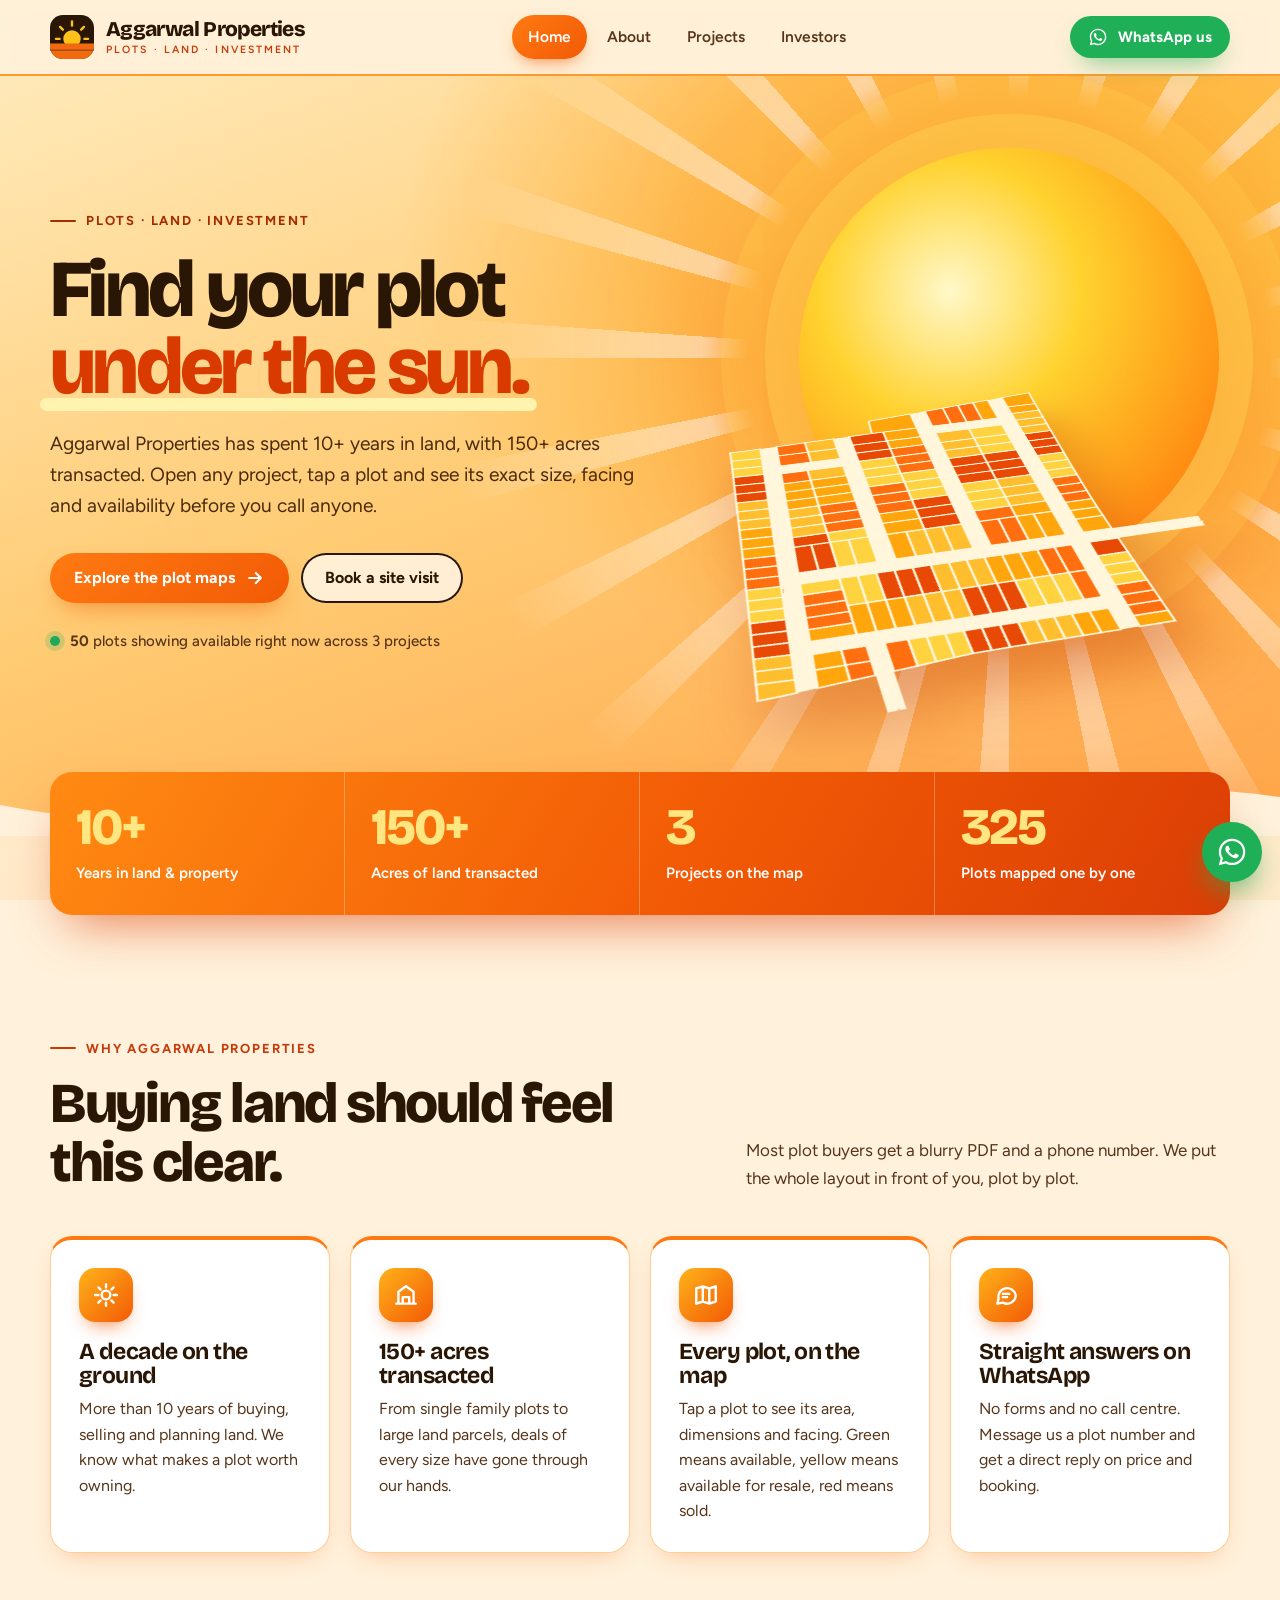
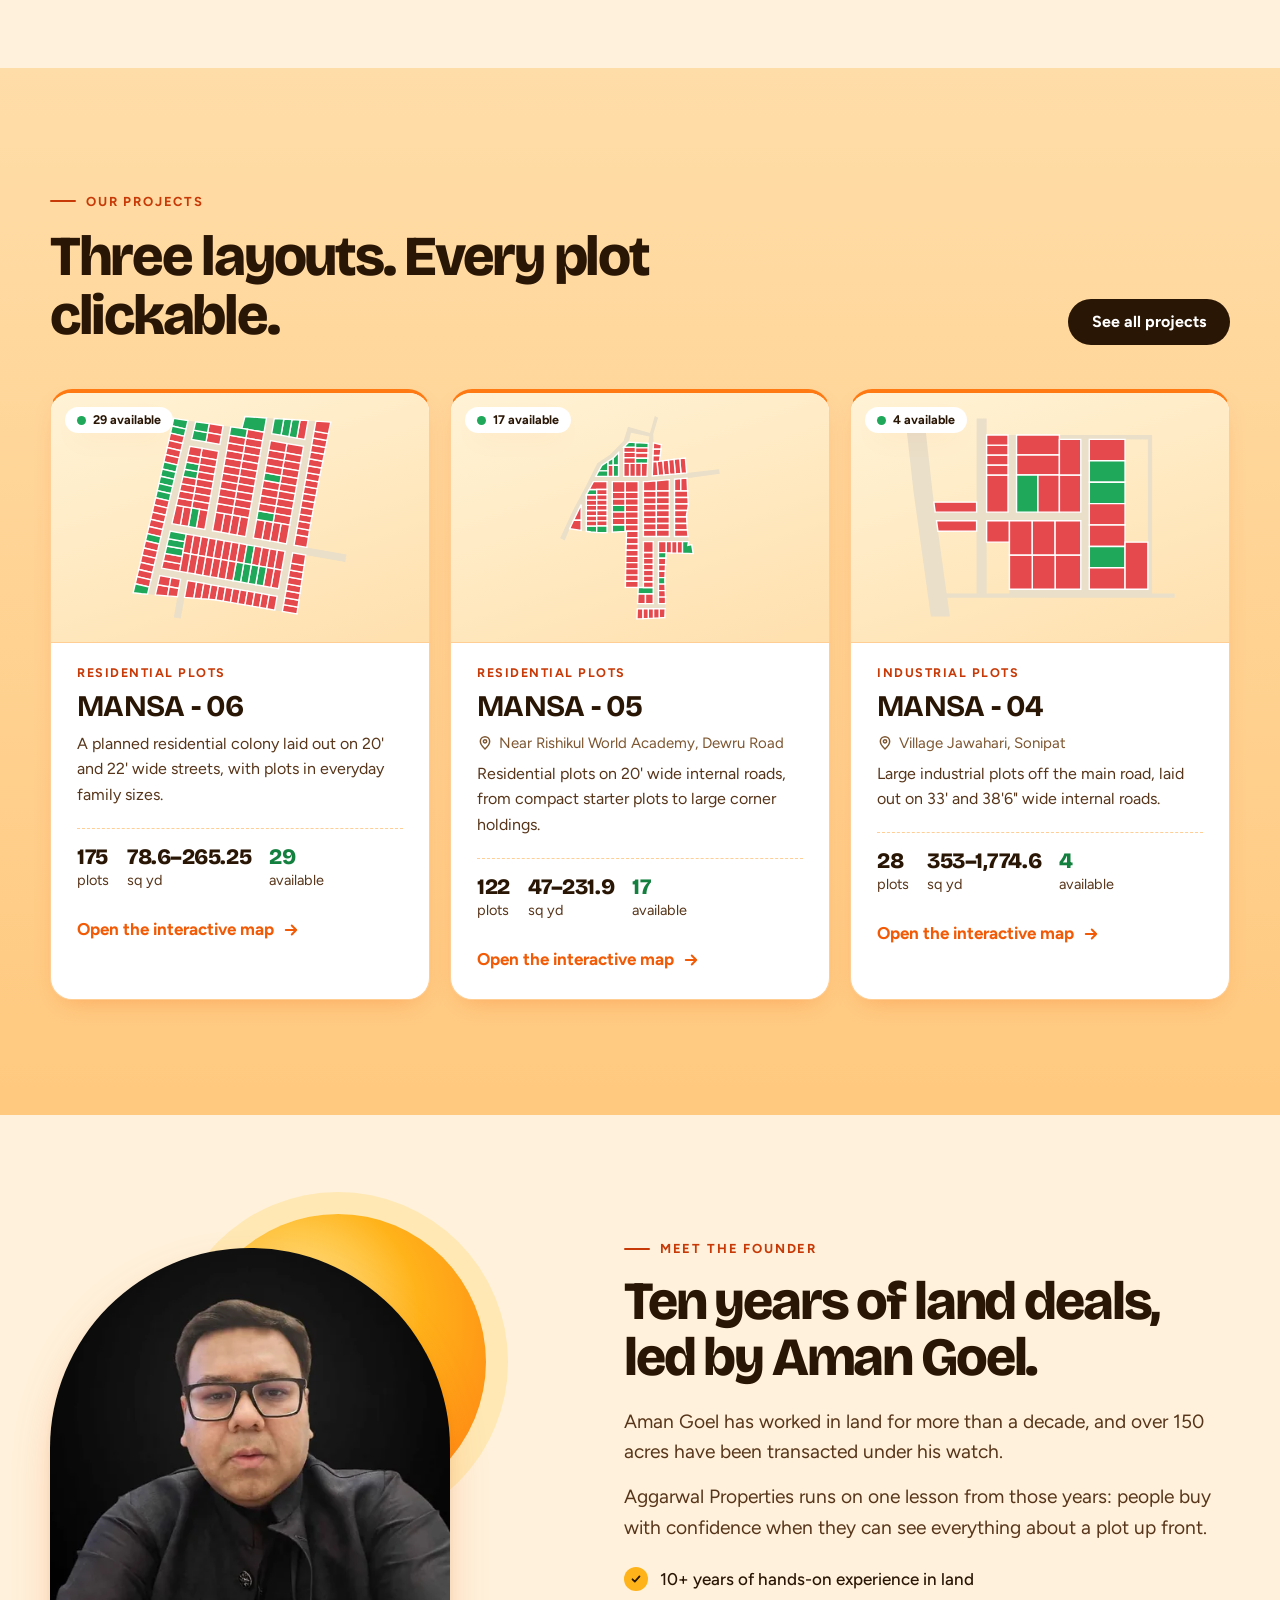
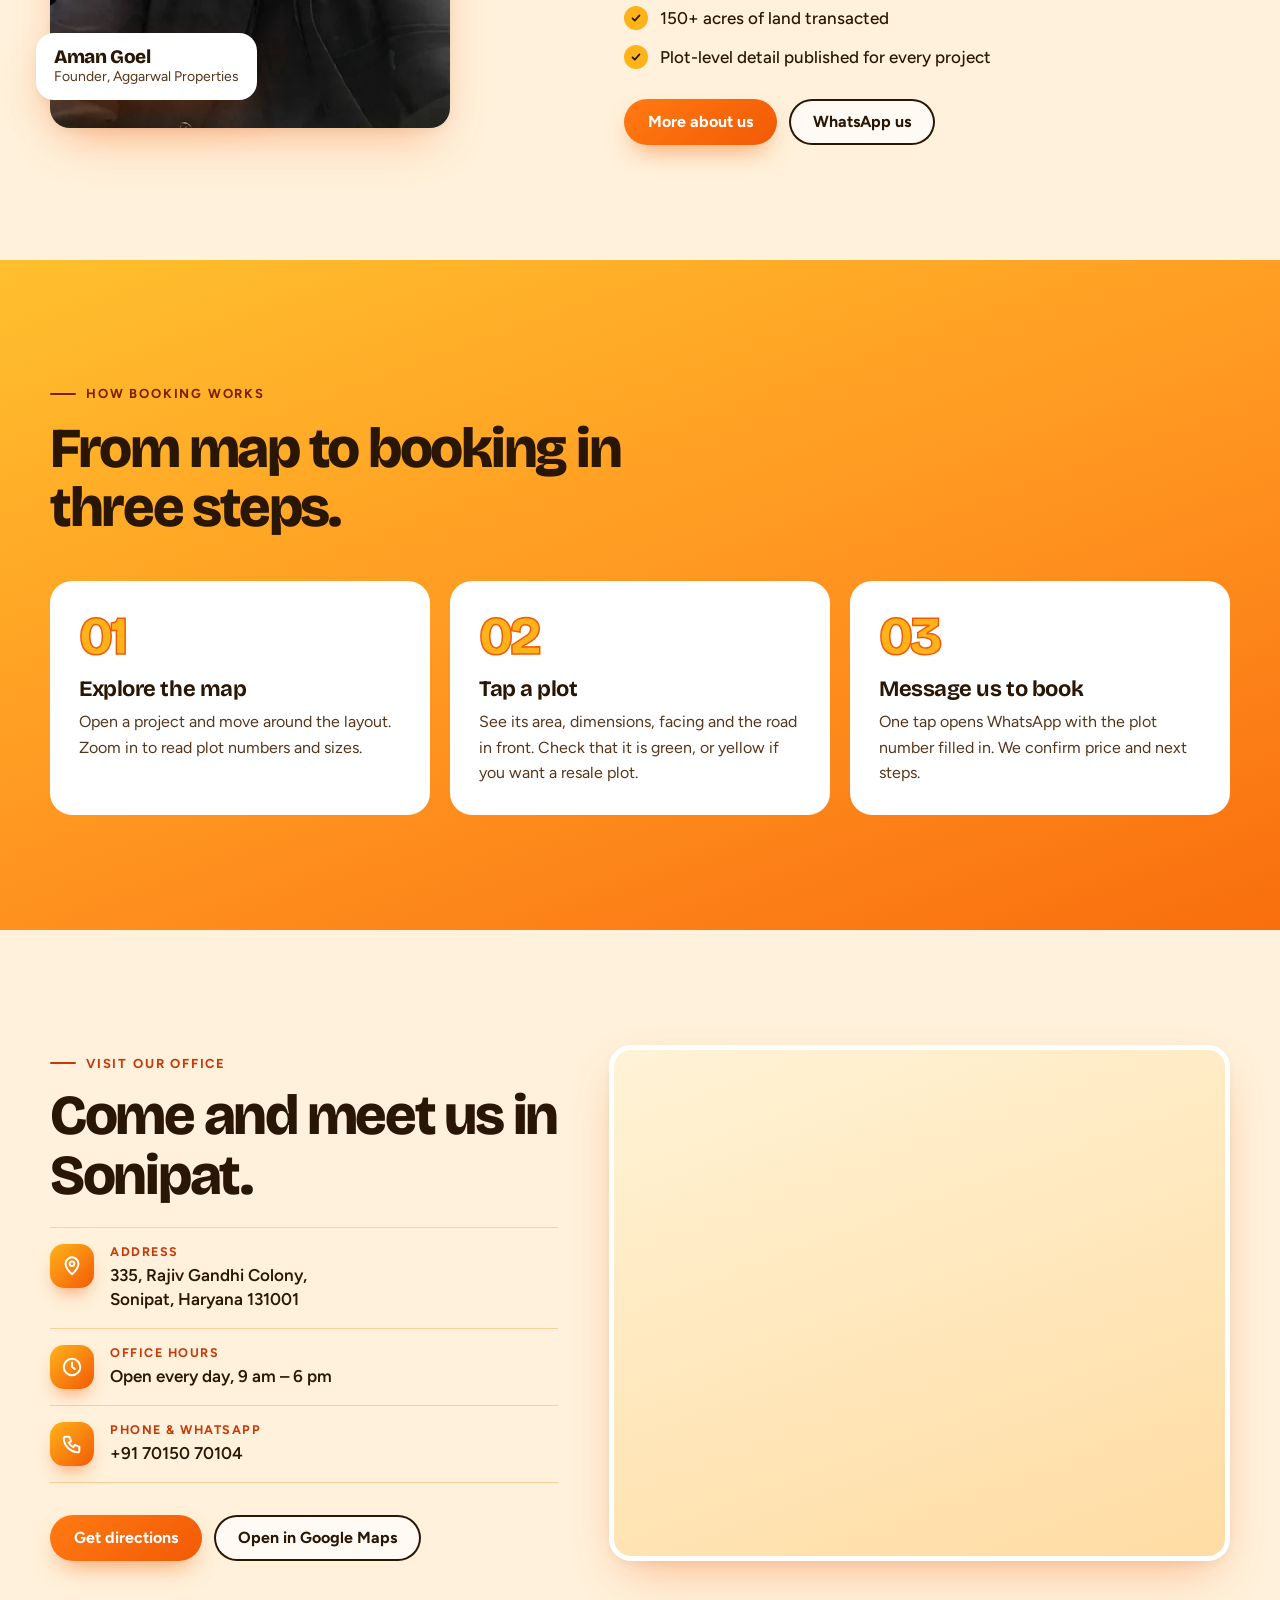
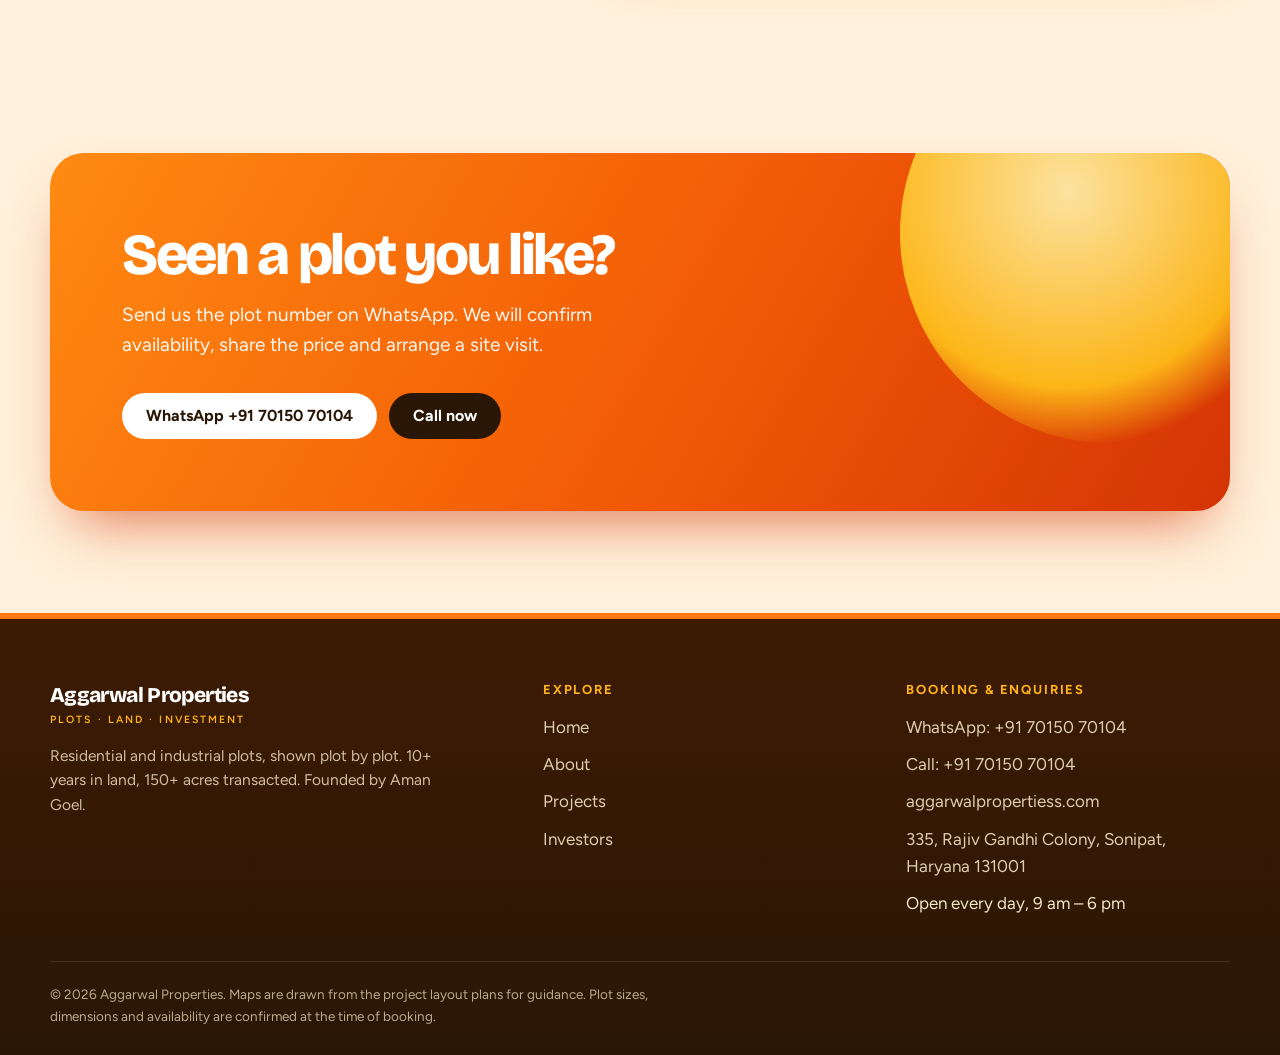
<file: index.html>
<!doctype html>
<html lang="en" class="no-js">
<head>
<meta charset="utf-8">
<meta name="viewport" content="width=device-width, initial-scale=1">
<title>Aggarwal Properties — Plots &amp; Land | 10+ Years, 150+ Acres Transacted</title>
<meta name="description" content="Aggarwal Properties, founded by Aman Goel: 10+ years in land and 150+ acres transacted. Explore residential and industrial plots on live interactive maps and book on WhatsApp.">
<link rel="canonical" href="https://aggarwalpropertiess.com/">
<meta property="og:type" content="website">
<meta property="og:site_name" content="Aggarwal Properties">
<meta property="og:title" content="Aggarwal Properties — Plots &amp; Land">
<meta property="og:description" content="10+ years in land. 150+ acres transacted. See every plot on an interactive map — green is available, yellow is for resale, red is sold.">
<meta property="og:url" content="https://aggarwalpropertiess.com/">
<meta property="og:image" content="https://aggarwalpropertiess.com/assets/img/og.png">
<meta name="twitter:card" content="summary_large_image">
<meta name="theme-color" content="#FFC21A">
<link rel="icon" href="assets/img/favicon.svg" type="image/svg+xml">
<link rel="preconnect" href="https://fonts.googleapis.com">
<link rel="preconnect" href="https://fonts.gstatic.com" crossorigin>
<link href="https://fonts.googleapis.com/css2?family=Bricolage+Grotesque:opsz,wght@12..96,500..800&family=Figtree:wght@400..800&display=swap" rel="stylesheet">
<link rel="stylesheet" href="assets/css/site.css?v=20261117a">
<script type="application/ld+json">
{"@context":"https://schema.org","@type":"RealEstateAgent","name":"Aggarwal Properties","url":"https://aggarwalpropertiess.com/","image":"https://aggarwalpropertiess.com/assets/img/og.png","telephone":"+917015070104","founder":{"@type":"Person","name":"Aman Goel"},"description":"Residential and industrial plots and land. 10+ years of experience, 150+ acres transacted.","address":{"@type":"PostalAddress","streetAddress":"335, Rajiv Gandhi Colony","addressLocality":"Sonipat","addressRegion":"Haryana","postalCode":"131001","addressCountry":"IN"},"geo":{"@type":"GeoCoordinates","latitude":29.0065073,"longitude":77.0340887},"hasMap":"https://maps.google.com/?cid=4291213227323858039","openingHoursSpecification":[{"@type":"OpeningHoursSpecification","dayOfWeek":["Monday","Tuesday","Wednesday","Thursday","Friday","Saturday","Sunday"],"opens":"09:00","closes":"18:00"}]}
</script>
</head>
<body>

<header class="site-header">
  <div class="wrap nav">
    <a class="brand" href="index.html" aria-label="Aggarwal Properties — home">
      <svg viewBox="0 0 48 48" aria-hidden="true"><rect width="48" height="48" rx="14" fill="#2A1605"/><g stroke="#FFC21A" stroke-width="2.6" stroke-linecap="round"><path d="M24 7v4.500M11 13l3 3M37 13l-3 3M6.500 26h4M41.500 26h-4"/></g><circle cx="24" cy="26" r="9.500" fill="#FFC21A"/><path d="M0 31h48v3a14 14 0 0 1-14 14H14A14 14 0 0 1 0 34Z" fill="#F26A0F"/><path d="M0 38.500h48" stroke="#2A1605" stroke-width="1.600" opacity=".35"/></svg>
      <span class="brand-name">Aggarwal Properties<small>Plots &middot; Land &middot; Investment</small></span>
    </a>
    <ul class="nav-links" id="nav-links">
      <li><a href="index.html" aria-current="page">Home</a></li>
      <li><a href="about.html">About</a></li>
      <li><a href="projects.html">Projects</a></li>
      <li><a href="investors.html">Investors</a></li>
    </ul>
    <div class="nav-cta">
      <a class="btn btn-wa btn-sm" href="https://wa.me/917015070104" data-wa="Hi Aggarwal Properties, I would like to know more about your plots.">
        <span class="ico" data-icon="wa"></span>
        <span>WhatsApp<span class="long"> us</span></span>
      </a>
      <button class="nav-toggle" type="button" aria-label="Menu" aria-expanded="false" aria-controls="nav-links"><span></span></button>
    </div>
  </div>
</header>

<main>

<section class="hero">
  <div class="wrap hero-grid">
    <div>
      <span class="eyebrow">Plots &middot; Land &middot; Investment</span>
      <h1>Find your plot <em>under the sun.</em></h1>
      <p class="lead">Aggarwal Properties has spent 10+ years in land, with 150+ acres transacted. Open any project, tap a plot and see its exact size, facing and availability before you call anyone.</p>
      <div class="hero-actions">
        <a class="btn btn-sun" href="projects.html">Explore the plot maps
          <svg viewBox="0 0 24 24" fill="none" stroke="currentColor" stroke-width="2.6" stroke-linecap="round" stroke-linejoin="round" aria-hidden="true"><path d="M5 12h14M13 6l6 6-6 6"/></svg></a>
        <a class="btn btn-ghost" href="https://wa.me/917015070104" data-wa="Hi Aggarwal Properties, I would like to book a site visit.">Book a site visit</a>
      </div>
      <p class="hero-note"><i></i><span><b data-ap="available">325</b> plots showing available right now across <span data-ap="projects">3</span> projects</span></p>
    </div>
    <div class="hero-art" aria-hidden="true">
      <div class="sun"></div>
      <div class="land"><div class="land-tilt"><svg data-thumb="p1" data-tint></svg></div></div>
    </div>
  </div>
  <svg class="hero-wave" viewBox="0 0 1440 70" preserveAspectRatio="none" aria-hidden="true"><path fill="currentColor" d="M0 38c180 30 420 34 720 10S1260 8 1440 30v40H0Z"/></svg>
</section>

<section class="stats">
  <div class="wrap">
    <div class="stats-card reveal">
      <div class="stat"><b data-count="10" data-suffix="+">10+</b><span>Years in land &amp; property</span></div>
      <div class="stat"><b data-count="150" data-suffix="+">150+</b><span>Acres of land transacted</span></div>
      <div class="stat"><b data-ap="projects" data-count="3">3</b><span>Projects on the map</span></div>
      <div class="stat"><b data-ap="plots" data-count="325">325</b><span>Plots mapped one by one</span></div>
    </div>
  </div>
</section>

<section class="section">
  <div class="wrap">
    <div class="section-head reveal">
      <div><span class="eyebrow">Why Aggarwal Properties</span><h2>Buying land should feel this clear.</h2></div>
      <p>Most plot buyers get a blurry PDF and a phone number. We put the whole layout in front of you, plot by plot.</p>
    </div>
    <div class="cards cards-4">
      <article class="card reveal">
        <div class="icon"><svg viewBox="0 0 24 24" fill="none" stroke="currentColor" stroke-width="2.2" stroke-linecap="round" stroke-linejoin="round"><circle cx="12" cy="12" r="4"/><path d="M12 2v3M12 19v3M2 12h3M19 12h3M5 5l2 2M17 17l2 2M19 5l-2 2M7 17l-2 2"/></svg></div>
        <h3>A decade on the ground</h3>
        <p>More than 10 years of buying, selling and planning land. We know what makes a plot worth owning.</p>
      </article>
      <article class="card reveal">
        <div class="icon"><svg viewBox="0 0 24 24" fill="none" stroke="currentColor" stroke-width="2.2" stroke-linecap="round" stroke-linejoin="round"><path d="M3 20h18M5 20V9l7-5 7 5v11M9 20v-6h6v6"/></svg></div>
        <h3>150+ acres transacted</h3>
        <p>From single family plots to large land parcels, deals of every size have gone through our hands.</p>
      </article>
      <article class="card reveal">
        <div class="icon"><svg viewBox="0 0 24 24" fill="none" stroke="currentColor" stroke-width="2.2" stroke-linecap="round" stroke-linejoin="round"><path d="M3 6l6-2 6 2 6-2v14l-6 2-6-2-6 2zM9 4v14M15 6v14"/></svg></div>
        <h3>Every plot, on the map</h3>
        <p>Tap a plot to see its area, dimensions and facing. Green means available, yellow means available for resale, red means sold.</p>
      </article>
      <article class="card reveal">
        <div class="icon"><svg viewBox="0 0 24 24" fill="none" stroke="currentColor" stroke-width="2.2" stroke-linecap="round" stroke-linejoin="round"><path d="M21 12a8 8 0 0 1-11.800 7L4 20l1.100-4.400A8 8 0 1 1 21 12Z"/><path d="M9 11h6M9 14h4"/></svg></div>
        <h3>Straight answers on WhatsApp</h3>
        <p>No forms and no call centre. Message us a plot number and get a direct reply on price and booking.</p>
      </article>
    </div>
  </div>
</section>

<section class="section band-cream" id="projects">
  <div class="wrap">
    <div class="section-head reveal">
      <div><span class="eyebrow">Our projects</span><h2>Three layouts. Every plot clickable.</h2></div>
      <a class="btn btn-ink" href="projects.html">See all projects</a>
    </div>
    <div class="cards cards-3" data-project-cards>
      <noscript><p>Please enable JavaScript to see the project maps, or <a href="https://wa.me/917015070104">message us on WhatsApp</a>.</p></noscript>
    </div>
  </div>
</section>

<section class="section">
  <div class="wrap founder">
    <div class="portrait reveal">
      <img src="assets/img/aman-goel-3.webp" srcset="assets/img/aman-goel-3-480.webp 480w, assets/img/aman-goel-3.webp 900w" sizes="(max-width: 860px) 86vw, 440px" width="900" height="1080" alt="Aman Goel, founder of Aggarwal Properties" loading="lazy">
      <div class="portrait-tag"><b>Aman Goel</b>Founder, Aggarwal Properties</div>
    </div>
    <div class="reveal">
      <span class="eyebrow">Meet the founder</span>
      <h2>Ten years of land deals, led by Aman Goel.</h2>
      <p class="lead">Aman Goel has worked in land for more than a decade, and over 150 acres have been transacted under his watch.</p>
      <p class="lead" style="margin-top:14px">Aggarwal Properties runs on one lesson from those years: people buy with confidence when they can see everything about a plot up front.</p>
      <ul class="ticks">
        <li>10+ years of hands-on experience in land</li>
        <li>150+ acres of land transacted</li>
        <li>Plot-level detail published for every project</li>
      </ul>
      <div class="hero-actions">
        <a class="btn btn-sun" href="about.html">More about us</a>
        <a class="btn btn-ghost" href="https://wa.me/917015070104" data-wa="Hi Aggarwal Properties, I would like to talk about buying a plot.">WhatsApp us</a>
      </div>
    </div>
  </div>
</section>

<section class="section band-sun">
  <div class="wrap">
    <div class="section-head reveal">
      <div><span class="eyebrow">How booking works</span><h2>From map to booking in three steps.</h2></div>
    </div>
    <div class="steps">
      <div class="step reveal"><h3>Explore the map</h3><p>Open a project and move around the layout. Zoom in to read plot numbers and sizes.</p></div>
      <div class="step reveal"><h3>Tap a plot</h3><p>See its area, dimensions, facing and the road in front. Check that it is green, or yellow if you want a resale plot.</p></div>
      <div class="step reveal"><h3>Message us to book</h3><p>One tap opens WhatsApp with the plot number filled in. We confirm price and next steps.</p></div>
    </div>
  </div>
</section>

<section class="section" id="office">
  <div class="wrap office">
    <div class="office-info reveal">
      <span class="eyebrow">Visit our office</span>
      <h2 class="h2">Come and meet us in Sonipat.</h2>
      <dl class="office-list">
        <div><span class="icon"><svg viewBox="0 0 24 24" fill="none" stroke="currentColor" stroke-width="2.2" stroke-linecap="round" stroke-linejoin="round"><path d="M12 21s7-6.2 7-11.5A7 7 0 0 0 5 9.5C5 14.8 12 21 12 21Z"/><circle cx="12" cy="9.5" r="2.5"/></svg></span><dd><b>Address</b>335, Rajiv Gandhi Colony,<br>Sonipat, Haryana 131001</dd></div>
        <div><span class="icon"><svg viewBox="0 0 24 24" fill="none" stroke="currentColor" stroke-width="2.2" stroke-linecap="round" stroke-linejoin="round"><circle cx="12" cy="12" r="9"/><path d="M12 7v5l3 2"/></svg></span><dd><b>Office hours</b>Open every day, 9 am &ndash; 6 pm</dd></div>
        <div><span class="icon"><svg viewBox="0 0 24 24" fill="none" stroke="currentColor" stroke-width="2.2" stroke-linecap="round" stroke-linejoin="round"><path d="M5 4h4l2 5-2.5 1.5a11 11 0 0 0 5 5L15 13l5 2v4a2 2 0 0 1-2 2A16 16 0 0 1 3 6a2 2 0 0 1 2-2"/></svg></span><dd><b>Phone &amp; WhatsApp</b><a href="tel:+917015070104">+91 70150 70104</a></dd></div>
      </dl>
      <div class="hero-actions">
        <a class="btn btn-sun" href="https://www.google.com/maps/dir/?api=1&amp;destination=29.0065073,77.0340887" target="_blank" rel="noopener">Get directions</a>
        <a class="btn btn-ghost" href="https://maps.google.com/?cid=4291213227323858039" target="_blank" rel="noopener">Open in Google Maps</a>
      </div>
    </div>
    <div class="office-map reveal">
      <iframe title="Aggarwal Properties office on Google Maps" src="https://maps.google.com/maps?q=Aggarwal%20properties%20(%20Aman%20Goel%20)%2C%20335%20Rajiv%20Gandhi%20Colony%2C%20Sonipat&amp;z=16&amp;output=embed" loading="lazy" referrerpolicy="no-referrer-when-downgrade" allowfullscreen></iframe>
    </div>
  </div>
</section>

<section class="section-tight" style="padding-bottom:0">
  <div class="wrap">
    <div class="cta reveal">
      <h2>Seen a plot you like?</h2>
      <p>Send us the plot number on WhatsApp. We will confirm availability, share the price and arrange a site visit.</p>
      <div class="hero-actions">
        <a class="btn btn-ghost" href="https://wa.me/917015070104" data-wa="Hi Aggarwal Properties, I would like to enquire about booking a plot.">WhatsApp +91 70150 70104</a>
        <a class="btn btn-ink" href="tel:+917015070104">Call now</a>
      </div>
    </div>
  </div>
</section>

</main>

<footer class="site-footer">
  <div class="wrap">
    <div class="foot">
      <div>
        <span class="brand-name">Aggarwal Properties<small>Plots &middot; Land &middot; Investment</small></span>
        <p>Residential and industrial plots, shown plot by plot. 10+ years in land, 150+ acres transacted. Founded by Aman Goel.</p>
      </div>
      <div>
        <h4>Explore</h4>
        <ul>
          <li><a href="index.html">Home</a></li>
          <li><a href="about.html">About</a></li>
          <li><a href="projects.html">Projects</a></li>
          <li><a href="investors.html">Investors</a></li>
        </ul>
      </div>
      <div>
        <h4>Booking &amp; enquiries</h4>
        <ul>
          <li><a href="https://wa.me/917015070104" data-wa="">WhatsApp: +91 70150 70104</a></li>
          <li><a href="tel:+917015070104">Call: +91 70150 70104</a></li>
          <li><a href="https://aggarwalpropertiess.com/">aggarwalpropertiess.com</a></li>
          <li><a href="https://maps.google.com/?cid=4291213227323858039" target="_blank" rel="noopener">335, Rajiv Gandhi Colony, Sonipat, Haryana 131001</a></li>
          <li>Open every day, 9 am &ndash; 6 pm</li>
        </ul>
      </div>
    </div>
    <div class="legal">
      <p>&copy; <span data-year>2026</span> Aggarwal Properties. Maps are drawn from the project layout plans for guidance. Plot sizes, dimensions and availability are confirmed at the time of booking.</p>
    </div>
  </div>
</footer>

<a class="wa-float" href="https://wa.me/917015070104" data-wa="Hi Aggarwal Properties, I would like to enquire about a plot." aria-label="Chat on WhatsApp">
  <span class="ico" data-icon="wa"></span>
</a>

<script src="data/projects.js?v=20261117a"></script>
<script src="assets/js/plots-data.js?v=20261117a"></script>
<script src="assets/js/plotmap.js?v=20261117a"></script>
<script src="assets/js/site.js?v=20261117a"></script>
</body>
</html>
</file>
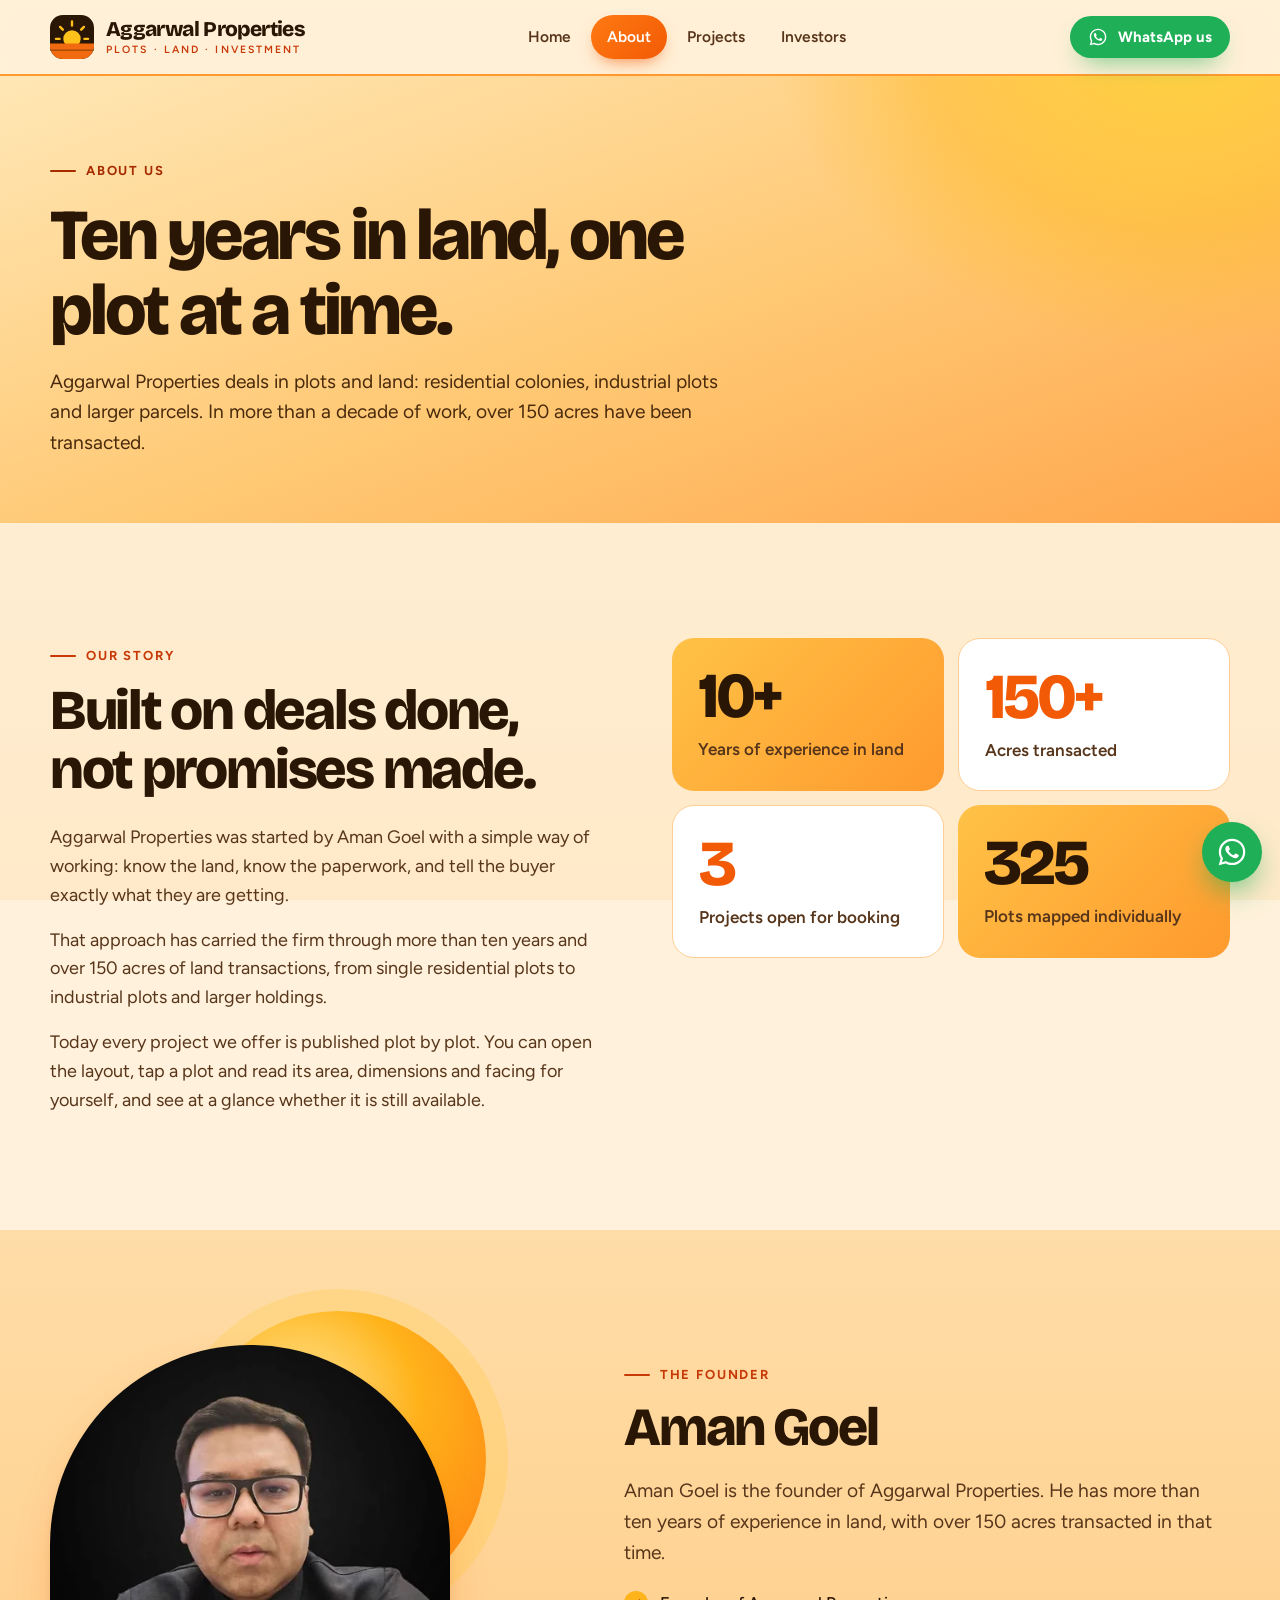
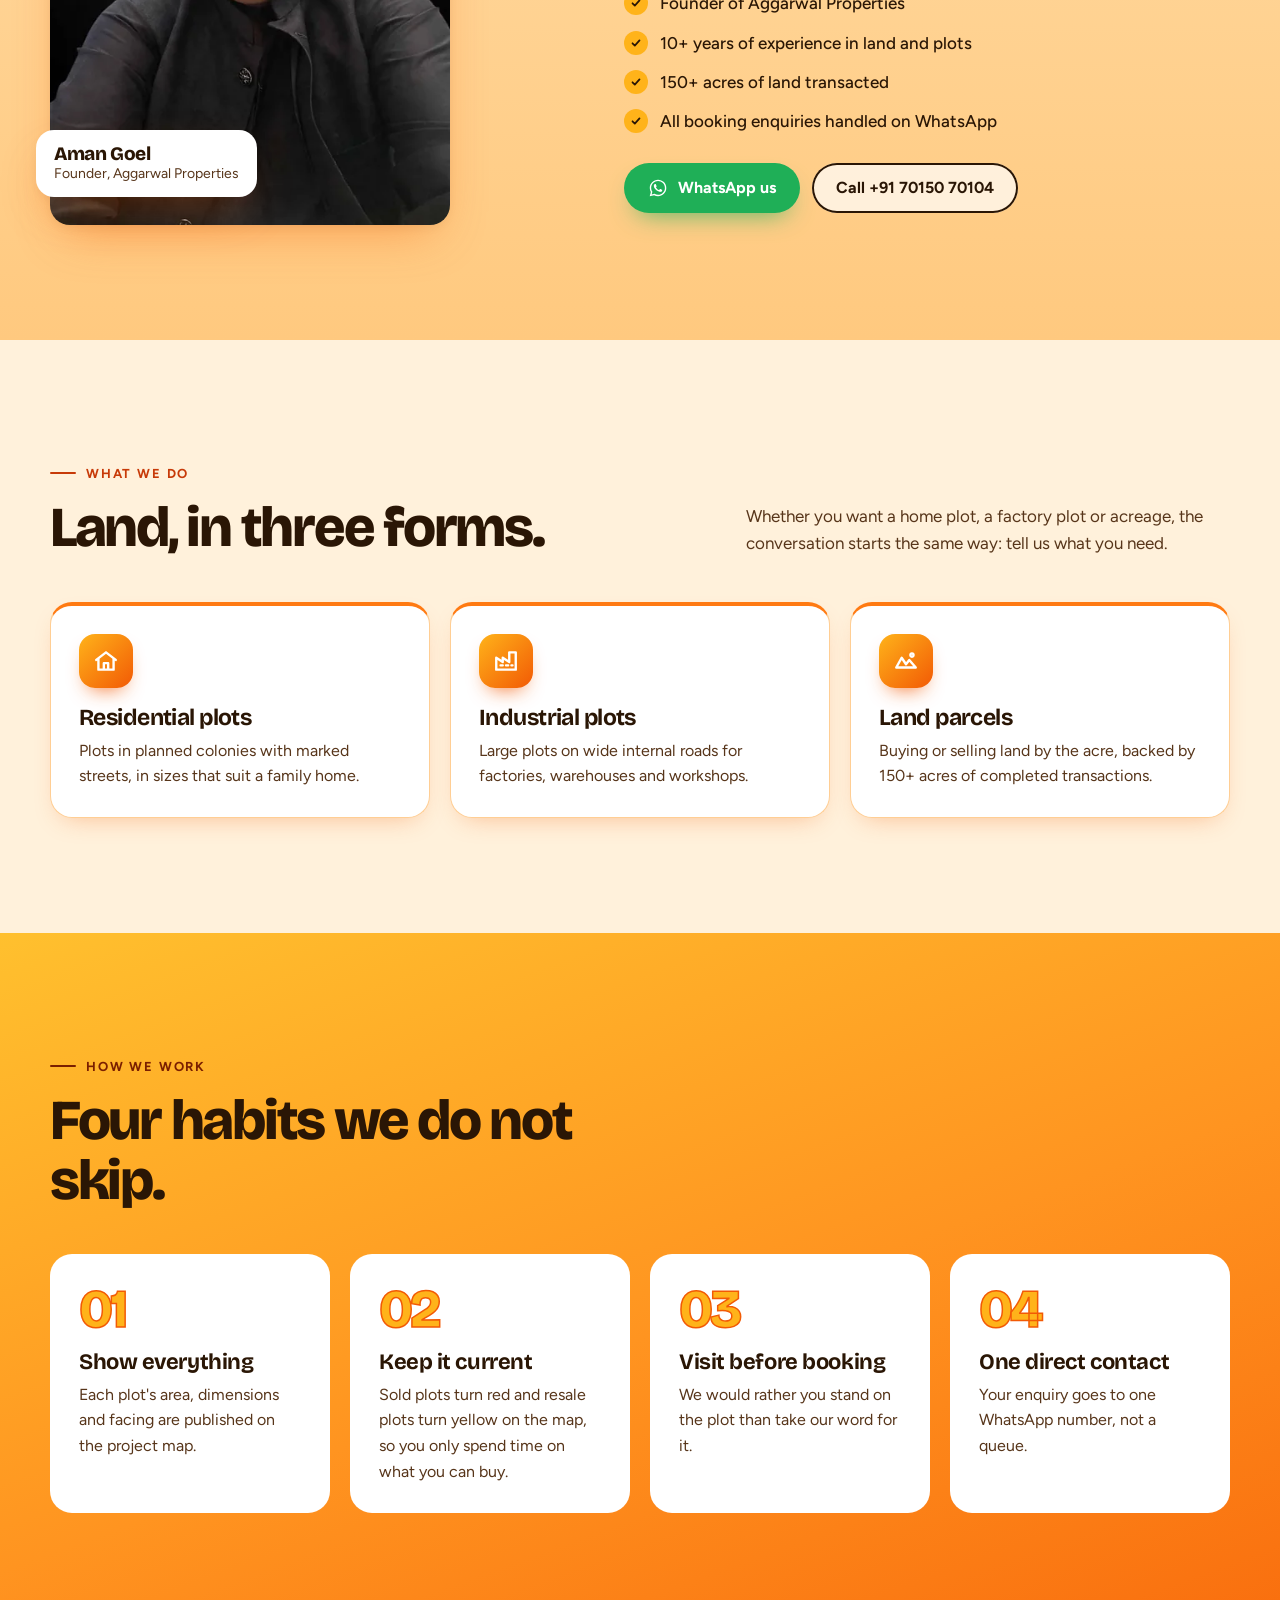
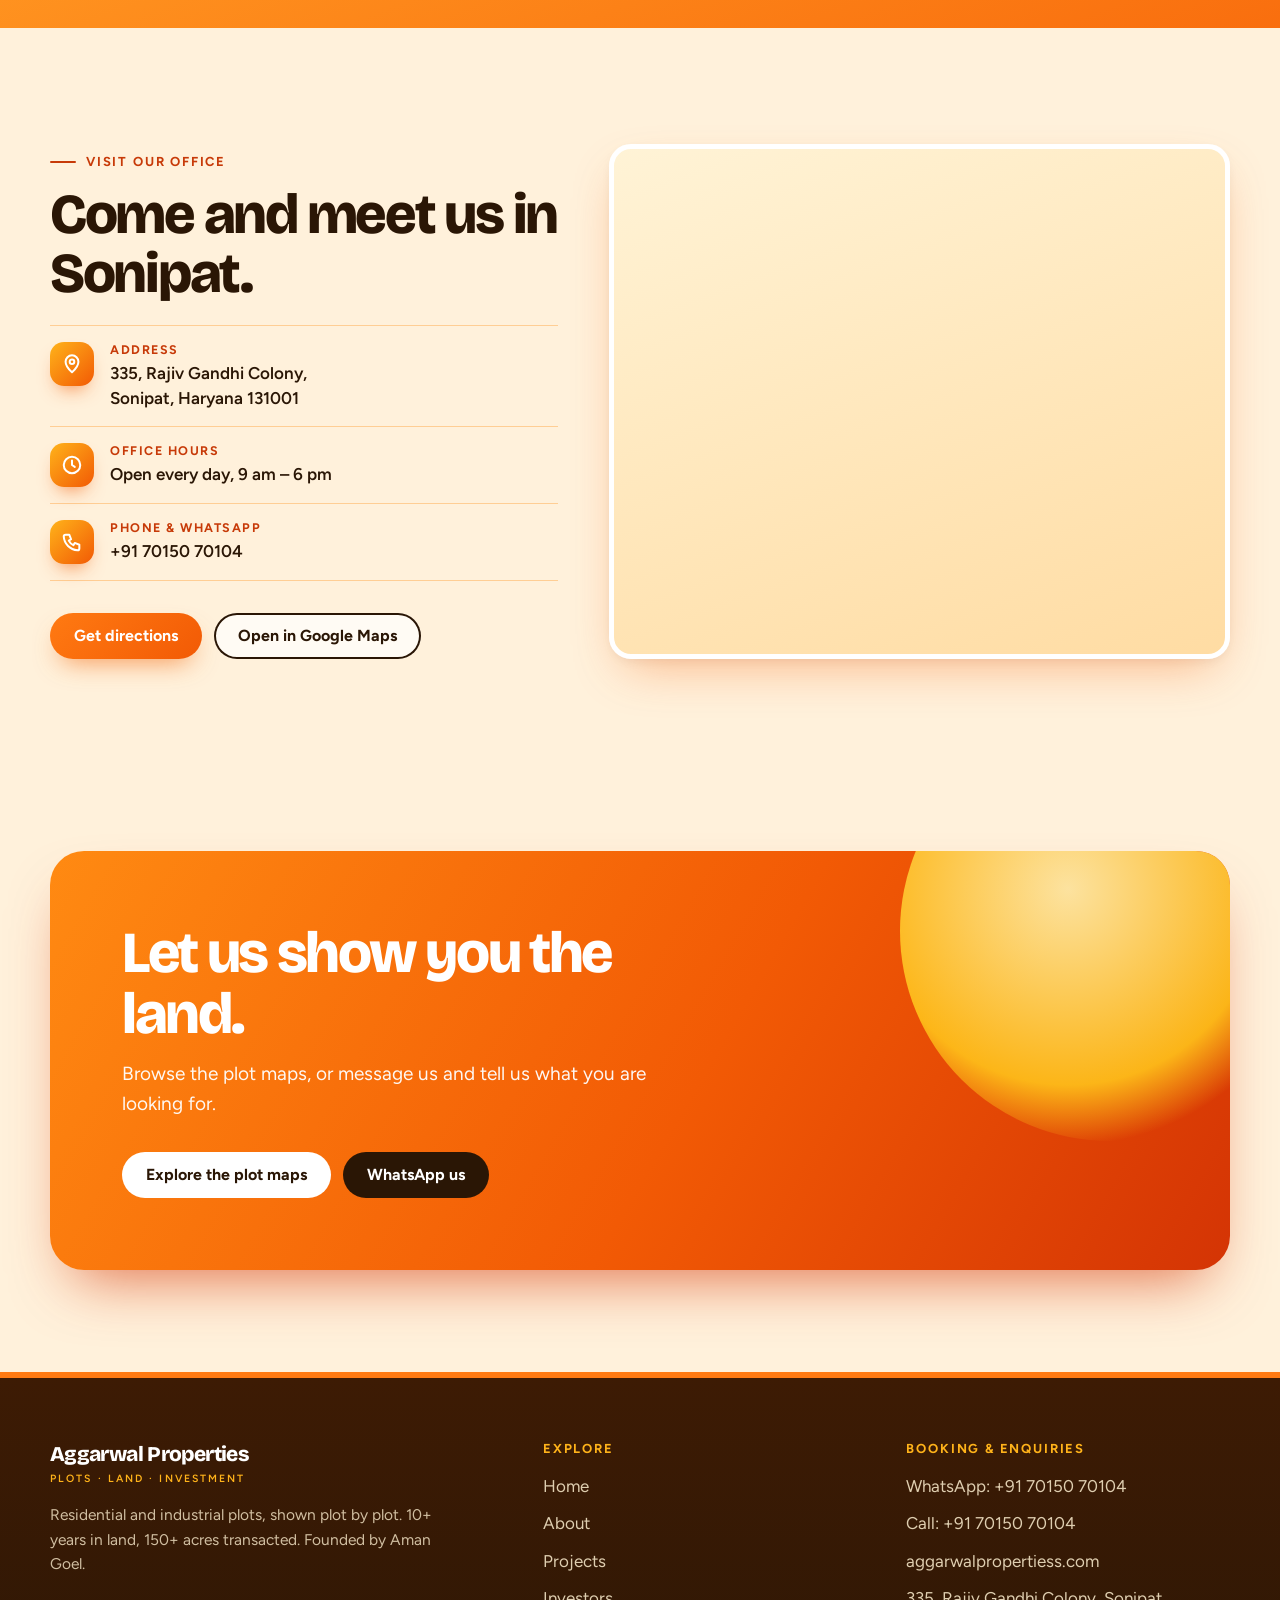
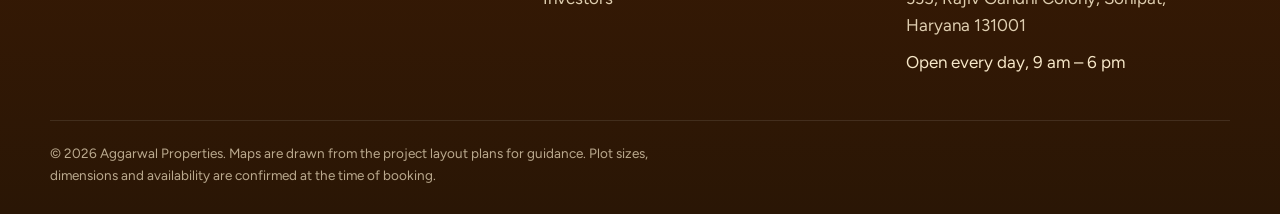
<file: about.html>
<!doctype html>
<html lang="en" class="no-js">
<head>
<meta charset="utf-8">
<meta name="viewport" content="width=device-width, initial-scale=1">
<title>About Aggarwal Properties — Founder Aman Goel | 10+ Years in Land</title>
<meta name="description" content="Aggarwal Properties was founded by Aman Goel. Over 10 years in land and 150+ acres transacted, across residential plots, industrial plots and land parcels.">
<link rel="canonical" href="https://aggarwalpropertiess.com/about.html">
<meta property="og:type" content="website">
<meta property="og:site_name" content="Aggarwal Properties">
<meta property="og:title" content="About Aggarwal Properties">
<meta property="og:description" content="Founded by Aman Goel. 10+ years in land, 150+ acres transacted.">
<meta property="og:url" content="https://aggarwalpropertiess.com/about.html">
<meta property="og:image" content="https://aggarwalpropertiess.com/assets/img/og.png">
<meta name="twitter:card" content="summary_large_image">
<meta name="theme-color" content="#FFC21A">
<link rel="icon" href="assets/img/favicon.svg" type="image/svg+xml">
<link rel="preconnect" href="https://fonts.googleapis.com">
<link rel="preconnect" href="https://fonts.gstatic.com" crossorigin>
<link href="https://fonts.googleapis.com/css2?family=Bricolage+Grotesque:opsz,wght@12..96,500..800&family=Figtree:wght@400..800&display=swap" rel="stylesheet">
<link rel="stylesheet" href="assets/css/site.css?v=20261117a">
</head>
<body>

<header class="site-header">
  <div class="wrap nav">
    <a class="brand" href="index.html" aria-label="Aggarwal Properties — home">
      <svg viewBox="0 0 48 48" aria-hidden="true"><rect width="48" height="48" rx="14" fill="#2A1605"/><g stroke="#FFC21A" stroke-width="2.6" stroke-linecap="round"><path d="M24 7v4.500M11 13l3 3M37 13l-3 3M6.500 26h4M41.500 26h-4"/></g><circle cx="24" cy="26" r="9.500" fill="#FFC21A"/><path d="M0 31h48v3a14 14 0 0 1-14 14H14A14 14 0 0 1 0 34Z" fill="#F26A0F"/><path d="M0 38.500h48" stroke="#2A1605" stroke-width="1.600" opacity=".35"/></svg>
      <span class="brand-name">Aggarwal Properties<small>Plots &middot; Land &middot; Investment</small></span>
    </a>
    <ul class="nav-links" id="nav-links">
      <li><a href="index.html">Home</a></li>
      <li><a href="about.html" aria-current="page">About</a></li>
      <li><a href="projects.html">Projects</a></li>
      <li><a href="investors.html">Investors</a></li>
    </ul>
    <div class="nav-cta">
      <a class="btn btn-wa btn-sm" href="https://wa.me/917015070104" data-wa="Hi Aggarwal Properties, I would like to know more about your plots.">
        <span class="ico" data-icon="wa"></span>
        <span>WhatsApp<span class="long"> us</span></span>
      </a>
      <button class="nav-toggle" type="button" aria-label="Menu" aria-expanded="false" aria-controls="nav-links"><span></span></button>
    </div>
  </div>
</header>

<main>

<section class="page-hero">
  <div class="wrap">
    <span class="eyebrow">About us</span>
    <h1>Ten years in land, one plot at a time.</h1>
    <p class="lead">Aggarwal Properties deals in plots and land: residential colonies, industrial plots and larger parcels. In more than a decade of work, over 150 acres have been transacted.</p>
  </div>
</section>

<section class="section">
  <div class="wrap split">
    <div class="prose reveal">
      <span class="eyebrow">Our story</span>
      <h2 class="h2" style="margin-bottom:24px">Built on deals done, not promises made.</h2>
      <p>Aggarwal Properties was started by Aman Goel with a simple way of working: know the land, know the paperwork, and tell the buyer exactly what they are getting.</p>
      <p>That approach has carried the firm through more than ten years and over 150 acres of land transactions, from single residential plots to industrial plots and larger holdings.</p>
      <p>Today every project we offer is published plot by plot. You can open the layout, tap a plot and read its area, dimensions and facing for yourself, and see at a glance whether it is still available.</p>
    </div>
    <div class="bigstats reveal">
      <div class="bigstat sunny"><b data-count="10" data-suffix="+">10+</b><span>Years of experience in land</span></div>
      <div class="bigstat"><b data-count="150" data-suffix="+">150+</b><span>Acres transacted</span></div>
      <div class="bigstat"><b data-ap="projects" data-count="3">3</b><span>Projects open for booking</span></div>
      <div class="bigstat sunny"><b data-ap="plots" data-count="325">325</b><span>Plots mapped individually</span></div>
    </div>
  </div>
</section>

<section class="section band-cream" id="founder">
  <div class="wrap founder">
    <div class="portrait reveal">
      <img src="assets/img/aman-goel-3.webp" srcset="assets/img/aman-goel-3-480.webp 480w, assets/img/aman-goel-3.webp 900w" sizes="(max-width: 860px) 86vw, 440px" width="900" height="1080" alt="Aman Goel, founder of Aggarwal Properties">
      <div class="portrait-tag"><b>Aman Goel</b>Founder, Aggarwal Properties</div>
    </div>
    <div class="reveal">
      <span class="eyebrow">The founder</span>
      <h2>Aman Goel</h2>
      <p class="lead">Aman Goel is the founder of Aggarwal Properties. He has more than ten years of experience in land, with over 150 acres transacted in that time.</p>
      <ul class="ticks">
        <li>Founder of Aggarwal Properties</li>
        <li>10+ years of experience in land and plots</li>
        <li>150+ acres of land transacted</li>
        <li>All booking enquiries handled on WhatsApp</li>
      </ul>
      <div class="hero-actions">
        <a class="btn btn-wa" href="https://wa.me/917015070104" data-wa="Hi Aggarwal Properties, I would like to talk about buying a plot."><span class="ico" data-icon="wa"></span>WhatsApp us</a>
        <a class="btn btn-ghost" href="tel:+917015070104">Call +91 70150 70104</a>
      </div>
    </div>
  </div>
</section>

<section class="section">
  <div class="wrap">
    <div class="section-head reveal">
      <div><span class="eyebrow">What we do</span><h2>Land, in three forms.</h2></div>
      <p>Whether you want a home plot, a factory plot or acreage, the conversation starts the same way: tell us what you need.</p>
    </div>
    <div class="cards cards-3">
      <article class="card reveal">
        <div class="icon"><svg viewBox="0 0 24 24" fill="none" stroke="currentColor" stroke-width="2.2" stroke-linecap="round" stroke-linejoin="round"><path d="M3 11l9-7 9 7M5 10v10h14V10M10 20v-6h4v6"/></svg></div>
        <h3>Residential plots</h3>
        <p>Plots in planned colonies with marked streets, in sizes that suit a family home.</p>
      </article>
      <article class="card reveal">
        <div class="icon"><svg viewBox="0 0 24 24" fill="none" stroke="currentColor" stroke-width="2.2" stroke-linecap="round" stroke-linejoin="round"><path d="M3 20V9l6 4V9l6 4V4h6v16zM7 16h2M12 16h2M17 16h1"/></svg></div>
        <h3>Industrial plots</h3>
        <p>Large plots on wide internal roads for factories, warehouses and workshops.</p>
      </article>
      <article class="card reveal">
        <div class="icon"><svg viewBox="0 0 24 24" fill="none" stroke="currentColor" stroke-width="2.2" stroke-linecap="round" stroke-linejoin="round"><path d="M3 18l5-9 4 6 3-4 6 7zM16 6.500a1.500 1.500 0 1 0 0-.010"/></svg></div>
        <h3>Land parcels</h3>
        <p>Buying or selling land by the acre, backed by 150+ acres of completed transactions.</p>
      </article>
    </div>
  </div>
</section>

<section class="section band-sun">
  <div class="wrap">
    <div class="section-head reveal">
      <div><span class="eyebrow">How we work</span><h2>Four habits we do not skip.</h2></div>
    </div>
    <div class="steps four">
      <div class="step reveal"><h3>Show everything</h3><p>Each plot's area, dimensions and facing are published on the project map.</p></div>
      <div class="step reveal"><h3>Keep it current</h3><p>Sold plots turn red and resale plots turn yellow on the map, so you only spend time on what you can buy.</p></div>
      <div class="step reveal"><h3>Visit before booking</h3><p>We would rather you stand on the plot than take our word for it.</p></div>
      <div class="step reveal"><h3>One direct contact</h3><p>Your enquiry goes to one WhatsApp number, not a queue.</p></div>
    </div>
  </div>
</section>

<section class="section" id="office">
  <div class="wrap office">
    <div class="office-info reveal">
      <span class="eyebrow">Visit our office</span>
      <h2 class="h2">Come and meet us in Sonipat.</h2>
      <dl class="office-list">
        <div><span class="icon"><svg viewBox="0 0 24 24" fill="none" stroke="currentColor" stroke-width="2.2" stroke-linecap="round" stroke-linejoin="round"><path d="M12 21s7-6.2 7-11.5A7 7 0 0 0 5 9.5C5 14.8 12 21 12 21Z"/><circle cx="12" cy="9.5" r="2.5"/></svg></span><dd><b>Address</b>335, Rajiv Gandhi Colony,<br>Sonipat, Haryana 131001</dd></div>
        <div><span class="icon"><svg viewBox="0 0 24 24" fill="none" stroke="currentColor" stroke-width="2.2" stroke-linecap="round" stroke-linejoin="round"><circle cx="12" cy="12" r="9"/><path d="M12 7v5l3 2"/></svg></span><dd><b>Office hours</b>Open every day, 9 am &ndash; 6 pm</dd></div>
        <div><span class="icon"><svg viewBox="0 0 24 24" fill="none" stroke="currentColor" stroke-width="2.2" stroke-linecap="round" stroke-linejoin="round"><path d="M5 4h4l2 5-2.5 1.5a11 11 0 0 0 5 5L15 13l5 2v4a2 2 0 0 1-2 2A16 16 0 0 1 3 6a2 2 0 0 1 2-2"/></svg></span><dd><b>Phone &amp; WhatsApp</b><a href="tel:+917015070104">+91 70150 70104</a></dd></div>
      </dl>
      <div class="hero-actions">
        <a class="btn btn-sun" href="https://www.google.com/maps/dir/?api=1&amp;destination=29.0065073,77.0340887" target="_blank" rel="noopener">Get directions</a>
        <a class="btn btn-ghost" href="https://maps.google.com/?cid=4291213227323858039" target="_blank" rel="noopener">Open in Google Maps</a>
      </div>
    </div>
    <div class="office-map reveal">
      <iframe title="Aggarwal Properties office on Google Maps" src="https://maps.google.com/maps?q=Aggarwal%20properties%20(%20Aman%20Goel%20)%2C%20335%20Rajiv%20Gandhi%20Colony%2C%20Sonipat&amp;z=16&amp;output=embed" loading="lazy" referrerpolicy="no-referrer-when-downgrade" allowfullscreen></iframe>
    </div>
  </div>
</section>

<section class="section-tight" style="padding-bottom:0">
  <div class="wrap">
    <div class="cta reveal">
      <h2>Let us show you the land.</h2>
      <p>Browse the plot maps, or message us and tell us what you are looking for.</p>
      <div class="hero-actions">
        <a class="btn btn-ghost" href="projects.html">Explore the plot maps</a>
        <a class="btn btn-ink" href="https://wa.me/917015070104" data-wa="Hi Aggarwal Properties, I am looking for a plot. Please guide me.">WhatsApp us</a>
      </div>
    </div>
  </div>
</section>

</main>

<footer class="site-footer">
  <div class="wrap">
    <div class="foot">
      <div>
        <span class="brand-name">Aggarwal Properties<small>Plots &middot; Land &middot; Investment</small></span>
        <p>Residential and industrial plots, shown plot by plot. 10+ years in land, 150+ acres transacted. Founded by Aman Goel.</p>
      </div>
      <div>
        <h4>Explore</h4>
        <ul>
          <li><a href="index.html">Home</a></li>
          <li><a href="about.html">About</a></li>
          <li><a href="projects.html">Projects</a></li>
          <li><a href="investors.html">Investors</a></li>
        </ul>
      </div>
      <div>
        <h4>Booking &amp; enquiries</h4>
        <ul>
          <li><a href="https://wa.me/917015070104" data-wa="">WhatsApp: +91 70150 70104</a></li>
          <li><a href="tel:+917015070104">Call: +91 70150 70104</a></li>
          <li><a href="https://aggarwalpropertiess.com/">aggarwalpropertiess.com</a></li>
          <li><a href="https://maps.google.com/?cid=4291213227323858039" target="_blank" rel="noopener">335, Rajiv Gandhi Colony, Sonipat, Haryana 131001</a></li>
          <li>Open every day, 9 am &ndash; 6 pm</li>
        </ul>
      </div>
    </div>
    <div class="legal">
      <p>&copy; <span data-year>2026</span> Aggarwal Properties. Maps are drawn from the project layout plans for guidance. Plot sizes, dimensions and availability are confirmed at the time of booking.</p>
    </div>
  </div>
</footer>

<a class="wa-float" href="https://wa.me/917015070104" data-wa="Hi Aggarwal Properties, I would like to enquire about a plot." aria-label="Chat on WhatsApp">
  <span class="ico" data-icon="wa"></span>
</a>

<script src="data/projects.js?v=20261117a"></script>
<script src="assets/js/plots-data.js?v=20261117a"></script>
<script src="assets/js/plotmap.js?v=20261117a"></script>
<script src="assets/js/site.js?v=20261117a"></script>
</body>
</html>
</file>
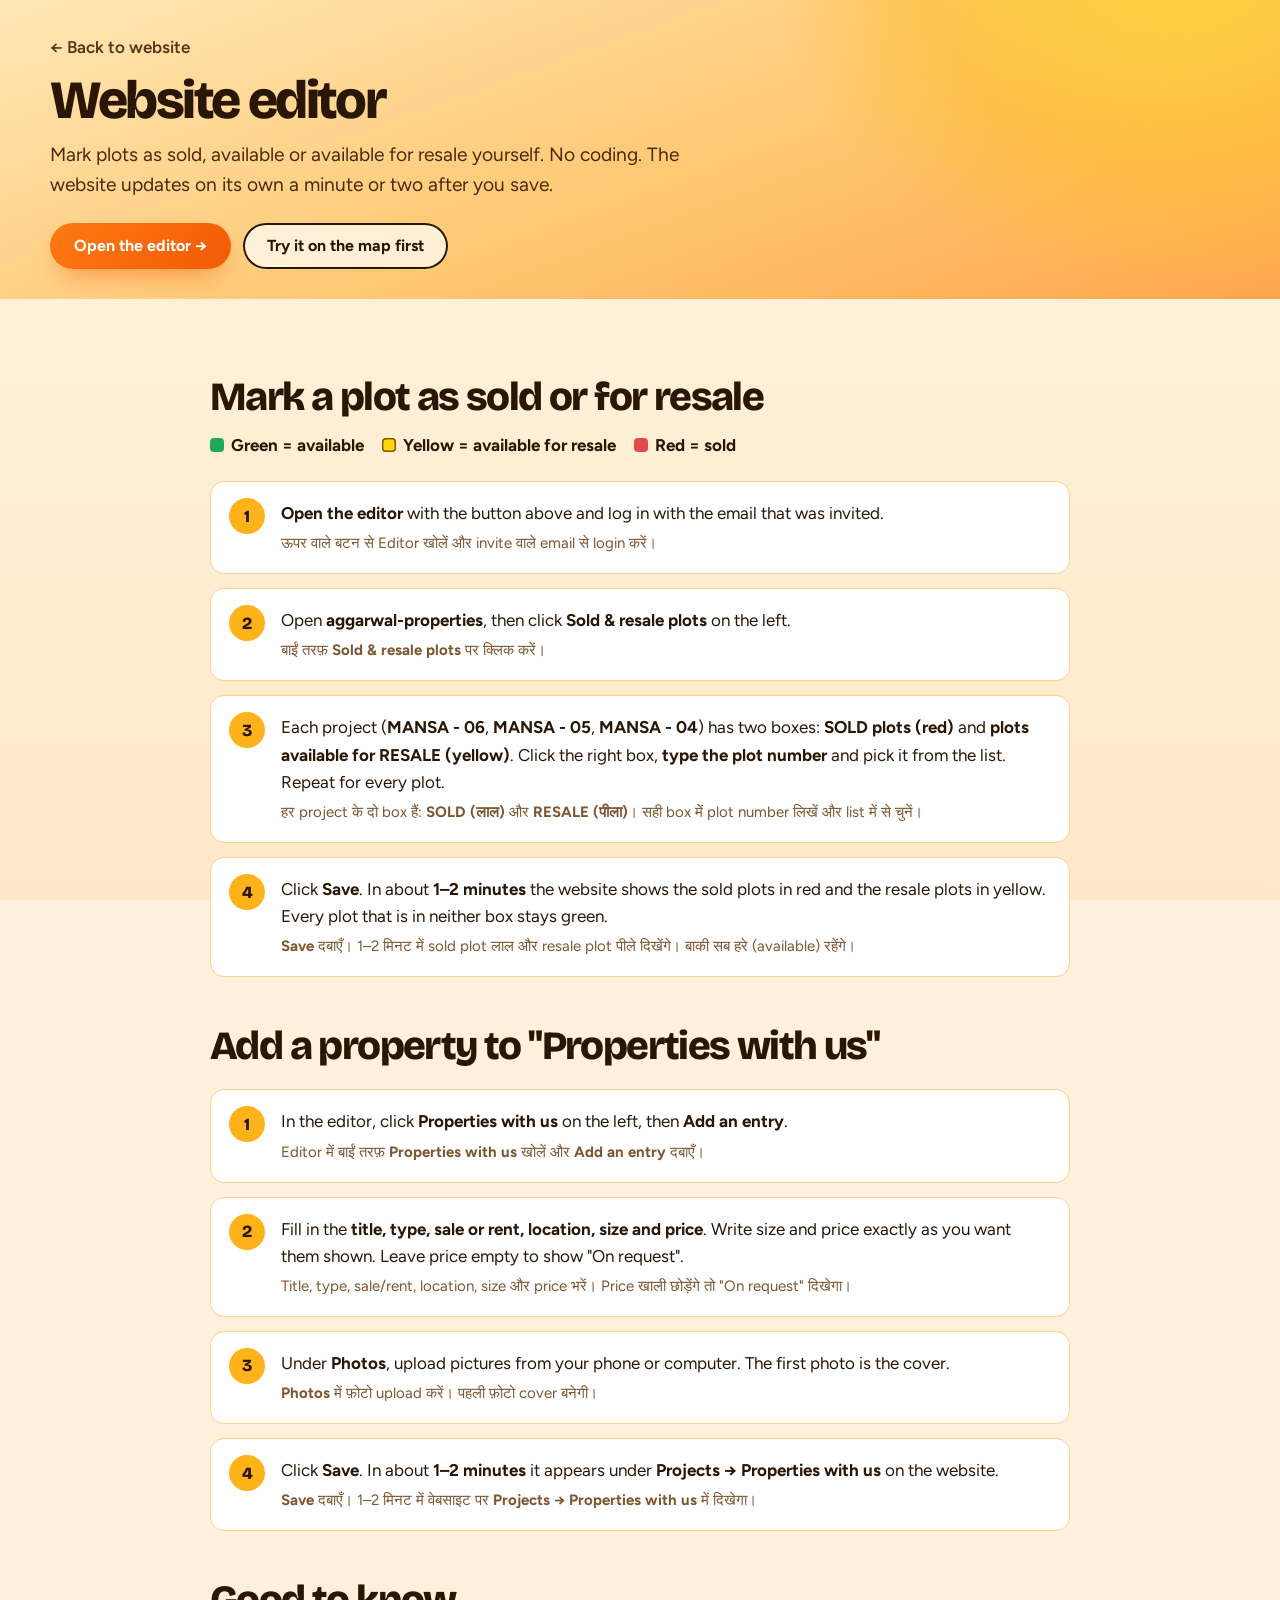
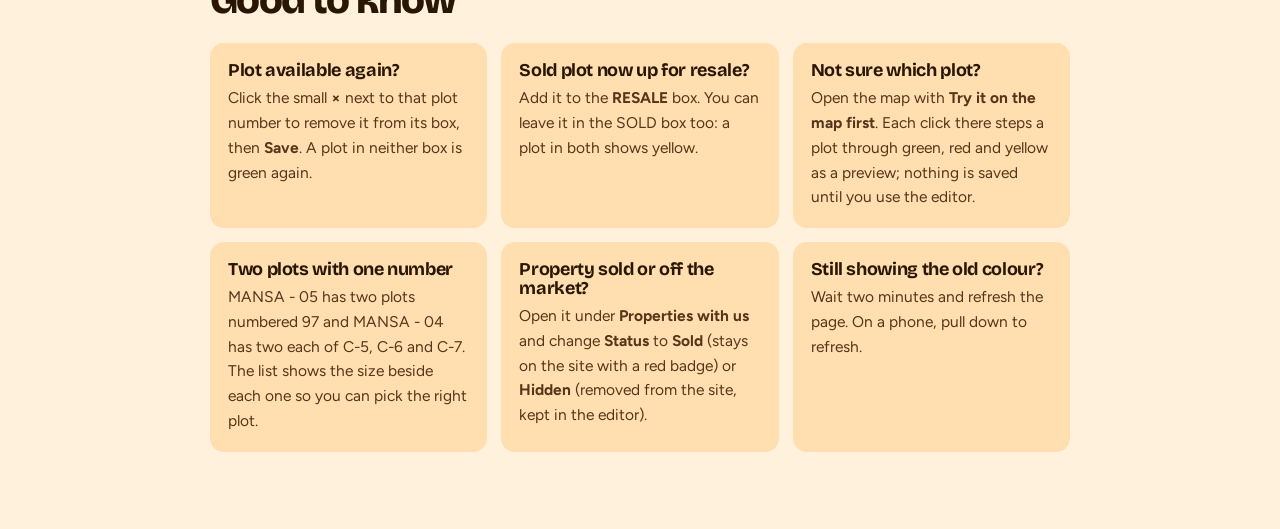
<file: admin.html>
<!doctype html>
<html lang="en">
<head>
<meta charset="utf-8">
<meta name="viewport" content="width=device-width, initial-scale=1">
<title>Website editor | Aggarwal Properties</title>
<meta name="robots" content="noindex, nofollow">
<link rel="icon" href="assets/img/favicon.svg" type="image/svg+xml">
<link rel="preconnect" href="https://fonts.googleapis.com">
<link rel="preconnect" href="https://fonts.gstatic.com" crossorigin>
<link href="https://fonts.googleapis.com/css2?family=Bricolage+Grotesque:opsz,wght@12..96,500..800&family=Figtree:wght@400..800&display=swap" rel="stylesheet">
<link rel="stylesheet" href="assets/css/site.css?v=20261117a">
<style>
  .guide { counter-reset: s; list-style: none; padding: 0; margin: 0; display: grid; gap: 14px; }
  .guide li { counter-increment: s; position: relative; background: #fff; border: 1px solid var(--line); border-radius: var(--radius-sm); padding: 18px 18px 18px 70px; }
  .guide li::before { content: counter(s); position: absolute; left: 18px; top: 16px; width: 36px; height: 36px; border-radius: 50%; background: var(--sun-400); color: var(--ink); display: grid; place-items: center; font: 800 17px var(--display); }
  .guide .hi { display: block; color: var(--ink-3); font-size: 15px; margin-top: 4px; }
  .key { display: inline-flex; align-items: center; gap: 7px; font-weight: 700; }
  .key i { width: 14px; height: 14px; border-radius: 4px; display: inline-block; }
  .tips { display: grid; grid-template-columns: repeat(auto-fit, minmax(250px, 1fr)); gap: 14px; }
  .tips div { background: var(--cream-2); border-radius: var(--radius-sm); padding: 18px; }
  .tips h3 { font-size: 18px; margin-bottom: 6px; }
  .tips p { font-size: 15.5px; color: var(--ink-2); }
</style>
</head>
<body>

<section class="page-hero compact">
  <div class="wrap">
    <a href="index.html" style="font-weight:600;color:var(--ink-2);text-decoration:none">&larr; Back to website</a>
    <h1>Website editor</h1>
    <p class="lead">Mark plots as sold, available or available for resale yourself. No coding. The website updates on its own a minute or two after you save.</p>
    <div class="hero-actions" style="margin-top:22px">
      <a class="btn btn-sun" href="https://app.pagescms.org" target="_blank" rel="noopener">Open the editor &rarr;</a>
      <a class="btn btn-ghost" href="projects.html?edit=1">Try it on the map first</a>
    </div>
  </div>
</section>

<main class="section-tight">
  <div class="wrap" style="max-width:860px">
    <h2 class="h2" style="font-size:clamp(28px,3.4vw,40px);max-width:none;margin:0 0 14px">Mark a plot as sold or for resale</h2>
    <p style="margin:0 0 22px;display:flex;gap:18px;flex-wrap:wrap">
      <span class="key"><i style="background:var(--avail)"></i>Green = available</span>
      <span class="key"><i style="background:var(--resale);box-shadow:inset 0 0 0 1.5px var(--resale-dark)"></i>Yellow = available for resale</span>
      <span class="key"><i style="background:var(--sold)"></i>Red = sold</span>
    </p>
    <ol class="guide">
      <li><b>Open the editor</b> with the button above and log in with the email that was invited.
        <span class="hi">ऊपर वाले बटन से Editor खोलें और invite वाले email से login करें।</span></li>
      <li>Open <b>aggarwal-properties</b>, then click <b>Sold &amp; resale plots</b> on the left.
        <span class="hi">बाईं तरफ़ <b>Sold &amp; resale plots</b> पर क्लिक करें।</span></li>
      <li>Each project (<b>MANSA - 06</b>, <b>MANSA - 05</b>, <b>MANSA - 04</b>) has two boxes: <b>SOLD plots (red)</b> and <b>plots available for RESALE (yellow)</b>. Click the right box, <b>type the plot number</b> and pick it from the list. Repeat for every plot.
        <span class="hi">हर project के दो box हैं: <b>SOLD (लाल)</b> और <b>RESALE (पीला)</b>। सही box में plot number लिखें और list में से चुनें।</span></li>
      <li>Click <b>Save</b>. In about <b>1–2 minutes</b> the website shows the sold plots in red and the resale plots in yellow. Every plot that is in neither box stays green.
        <span class="hi"><b>Save</b> दबाएँ। 1–2 मिनट में sold plot लाल और resale plot पीले दिखेंगे। बाकी सब हरे (available) रहेंगे।</span></li>
    </ol>

    <h2 class="h2" style="font-size:clamp(28px,3.4vw,40px);max-width:none;margin:48px 0 22px">Add a property to "Properties with us"</h2>
    <ol class="guide">
      <li>In the editor, click <b>Properties with us</b> on the left, then <b>Add an entry</b>.
        <span class="hi">Editor में बाईं तरफ़ <b>Properties with us</b> खोलें और <b>Add an entry</b> दबाएँ।</span></li>
      <li>Fill in the <b>title, type, sale or rent, location, size and price</b>. Write size and price exactly as you want them shown. Leave price empty to show "On request".
        <span class="hi">Title, type, sale/rent, location, size और price भरें। Price खाली छोड़ेंगे तो "On request" दिखेगा।</span></li>
      <li>Under <b>Photos</b>, upload pictures from your phone or computer. The first photo is the cover.
        <span class="hi"><b>Photos</b> में फ़ोटो upload करें। पहली फ़ोटो cover बनेगी।</span></li>
      <li>Click <b>Save</b>. In about <b>1–2 minutes</b> it appears under <b>Projects &rarr; Properties with us</b> on the website.
        <span class="hi"><b>Save</b> दबाएँ। 1–2 मिनट में वेबसाइट पर <b>Projects &rarr; Properties with us</b> में दिखेगा।</span></li>
    </ol>

    <h2 class="h2" style="font-size:clamp(28px,3.4vw,40px);max-width:none;margin:48px 0 22px">Good to know</h2>
    <div class="tips">
      <div><h3>Plot available again?</h3><p>Click the small <b>&times;</b> next to that plot number to remove it from its box, then <b>Save</b>. A plot in neither box is green again.</p></div>
      <div><h3>Sold plot now up for resale?</h3><p>Add it to the <b>RESALE</b> box. You can leave it in the SOLD box too: a plot in both shows yellow.</p></div>
      <div><h3>Not sure which plot?</h3><p>Open the map with <b>Try it on the map first</b>. Each click there steps a plot through green, red and yellow as a preview; nothing is saved until you use the editor.</p></div>
      <div><h3>Two plots with one number</h3><p>MANSA - 05 has two plots numbered 97 and MANSA - 04 has two each of C-5, C-6 and C-7. The list shows the size beside each one so you can pick the right plot.</p></div>
      <div><h3>Property sold or off the market?</h3><p>Open it under <b>Properties with us</b> and change <b>Status</b> to <b>Sold</b> (stays on the site with a red badge) or <b>Hidden</b> (removed from the site, kept in the editor).</p></div>
      <div><h3>Still showing the old colour?</h3><p>Wait two minutes and refresh the page. On a phone, pull down to refresh.</p></div>
    </div>
  </div>
</main>

</body>
</html>
</file>
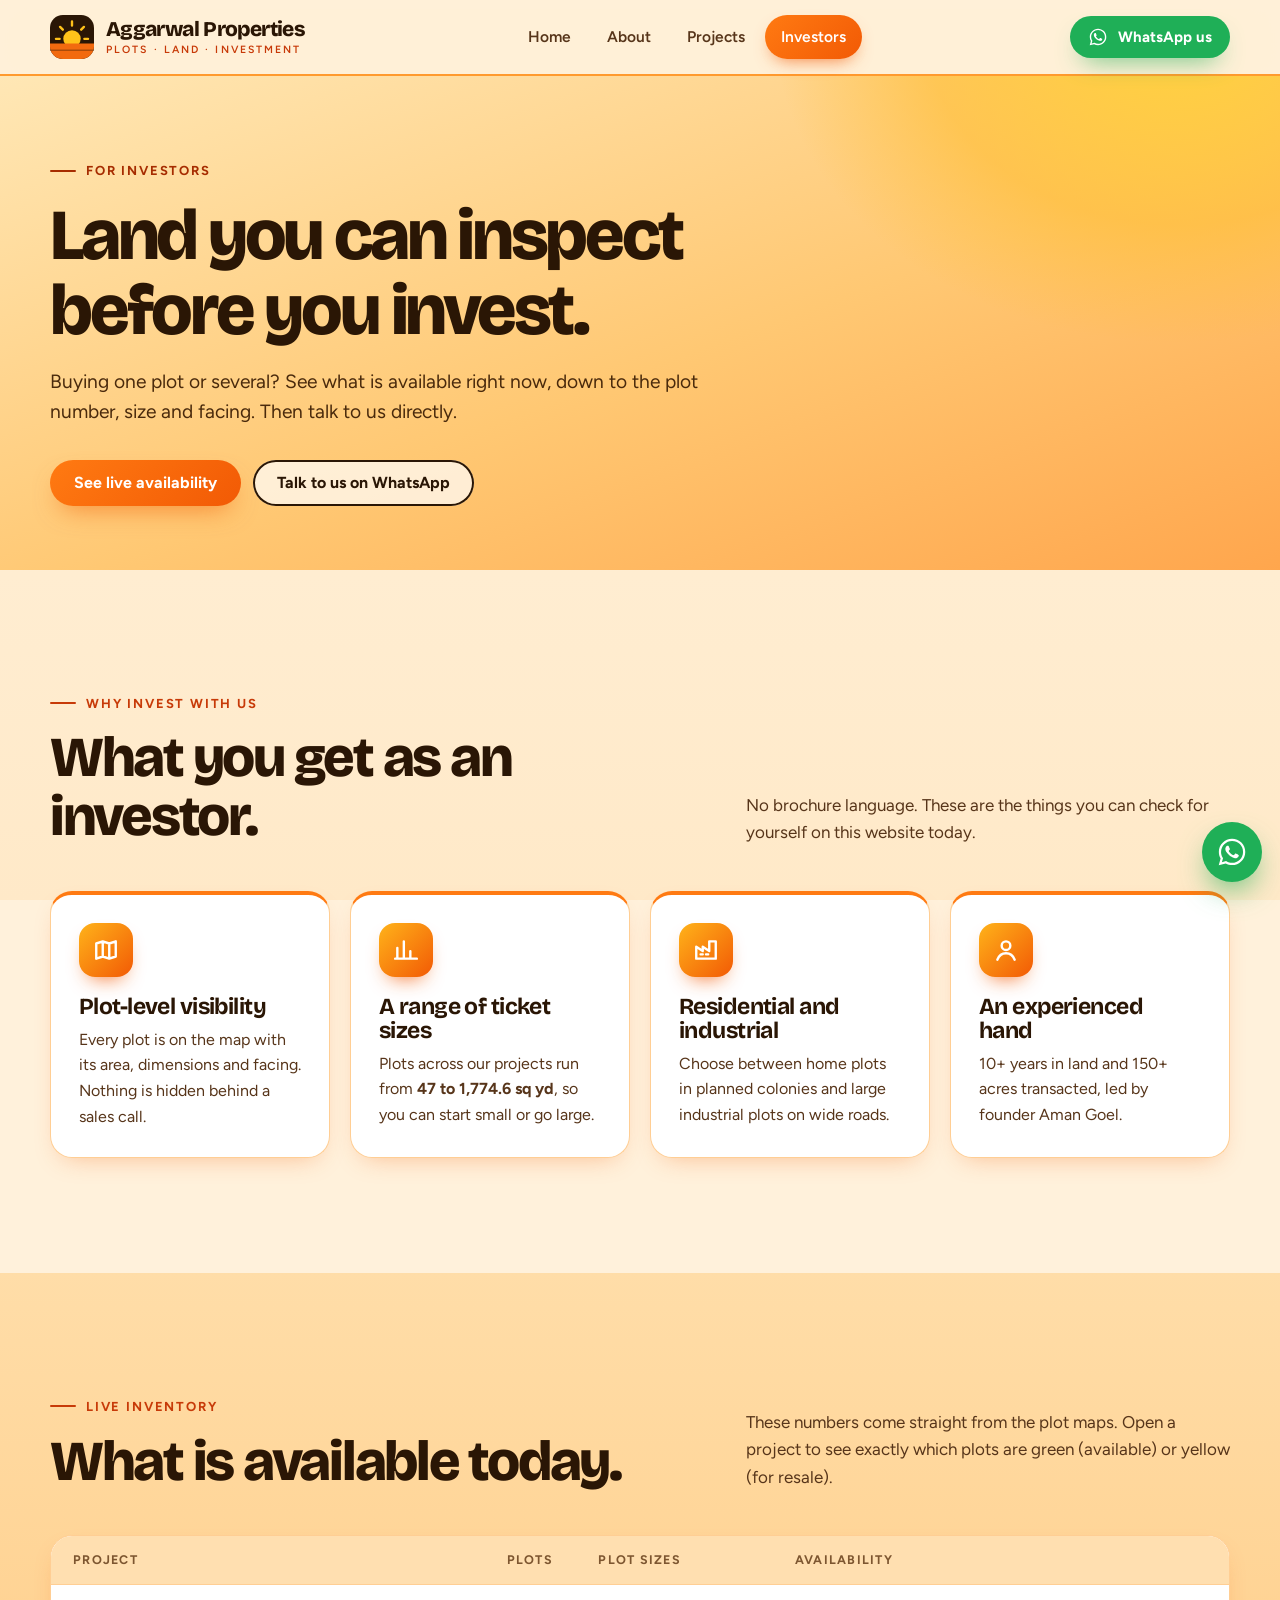
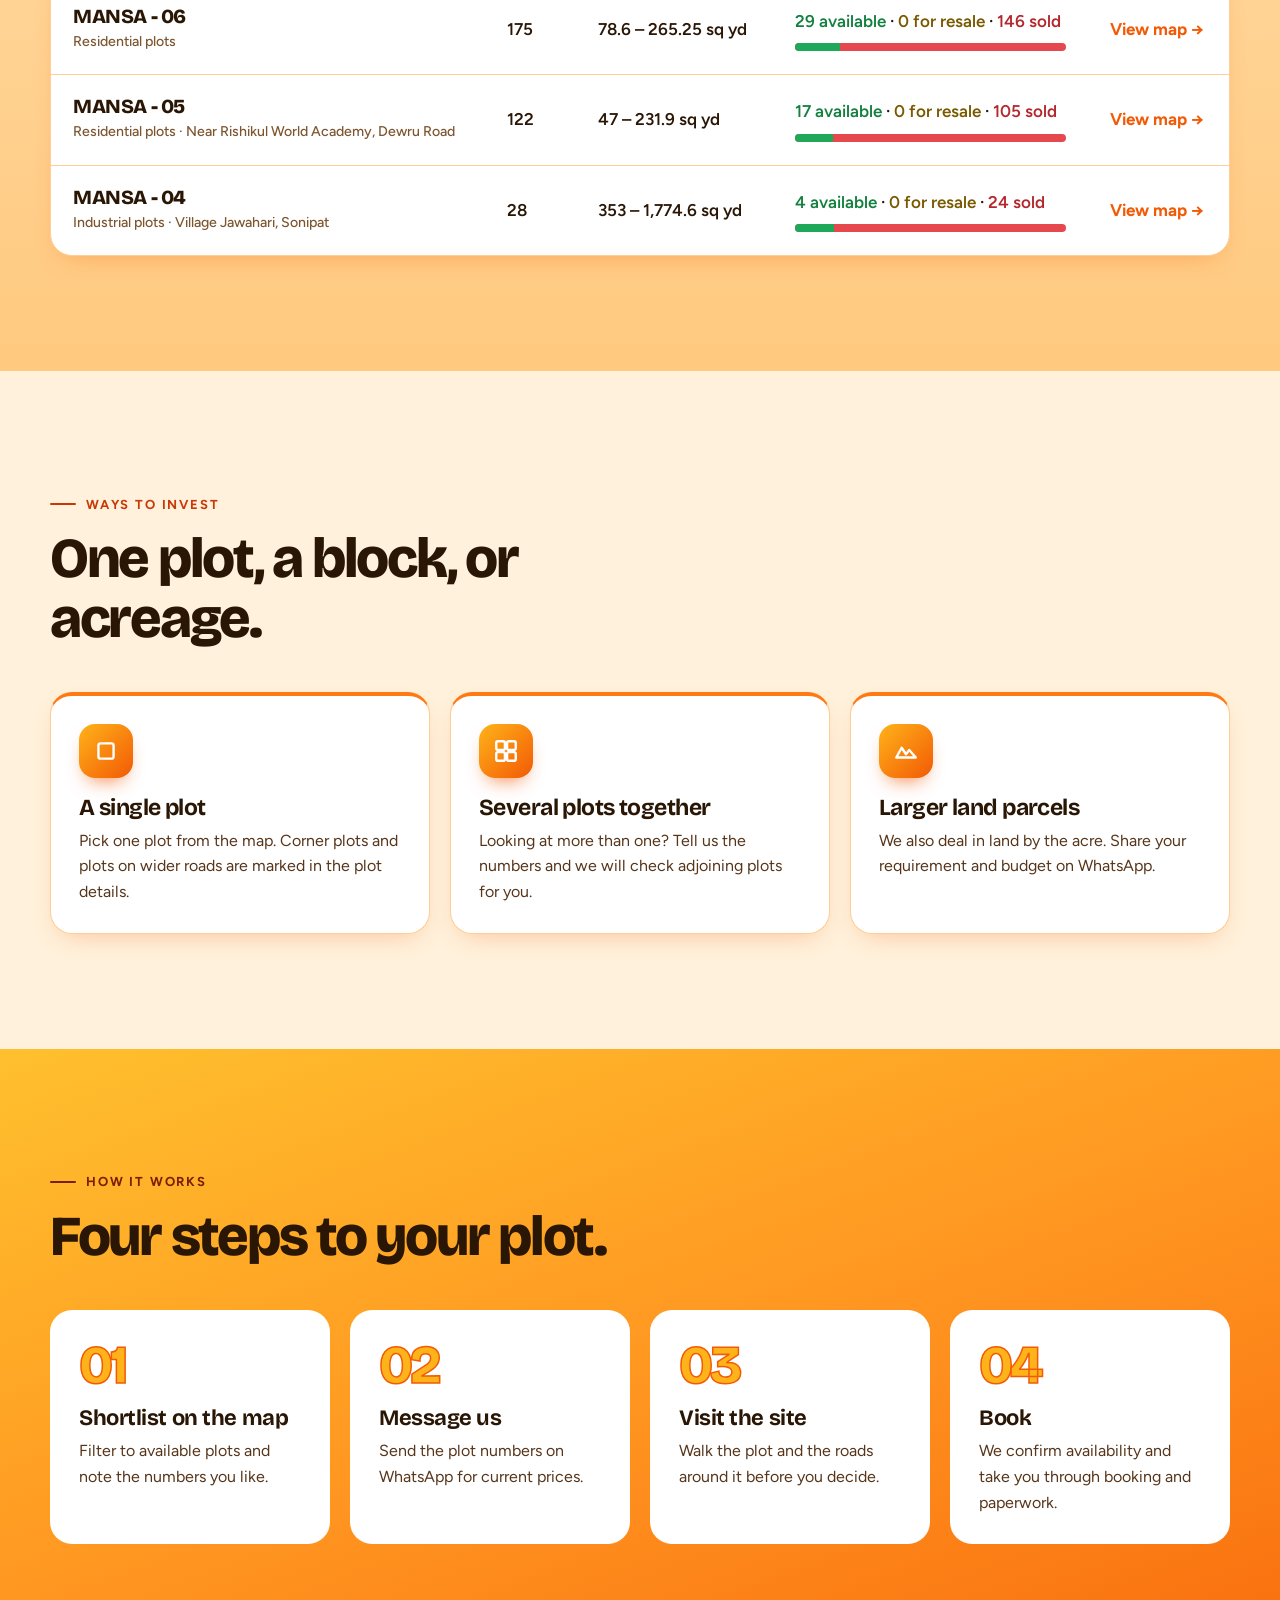
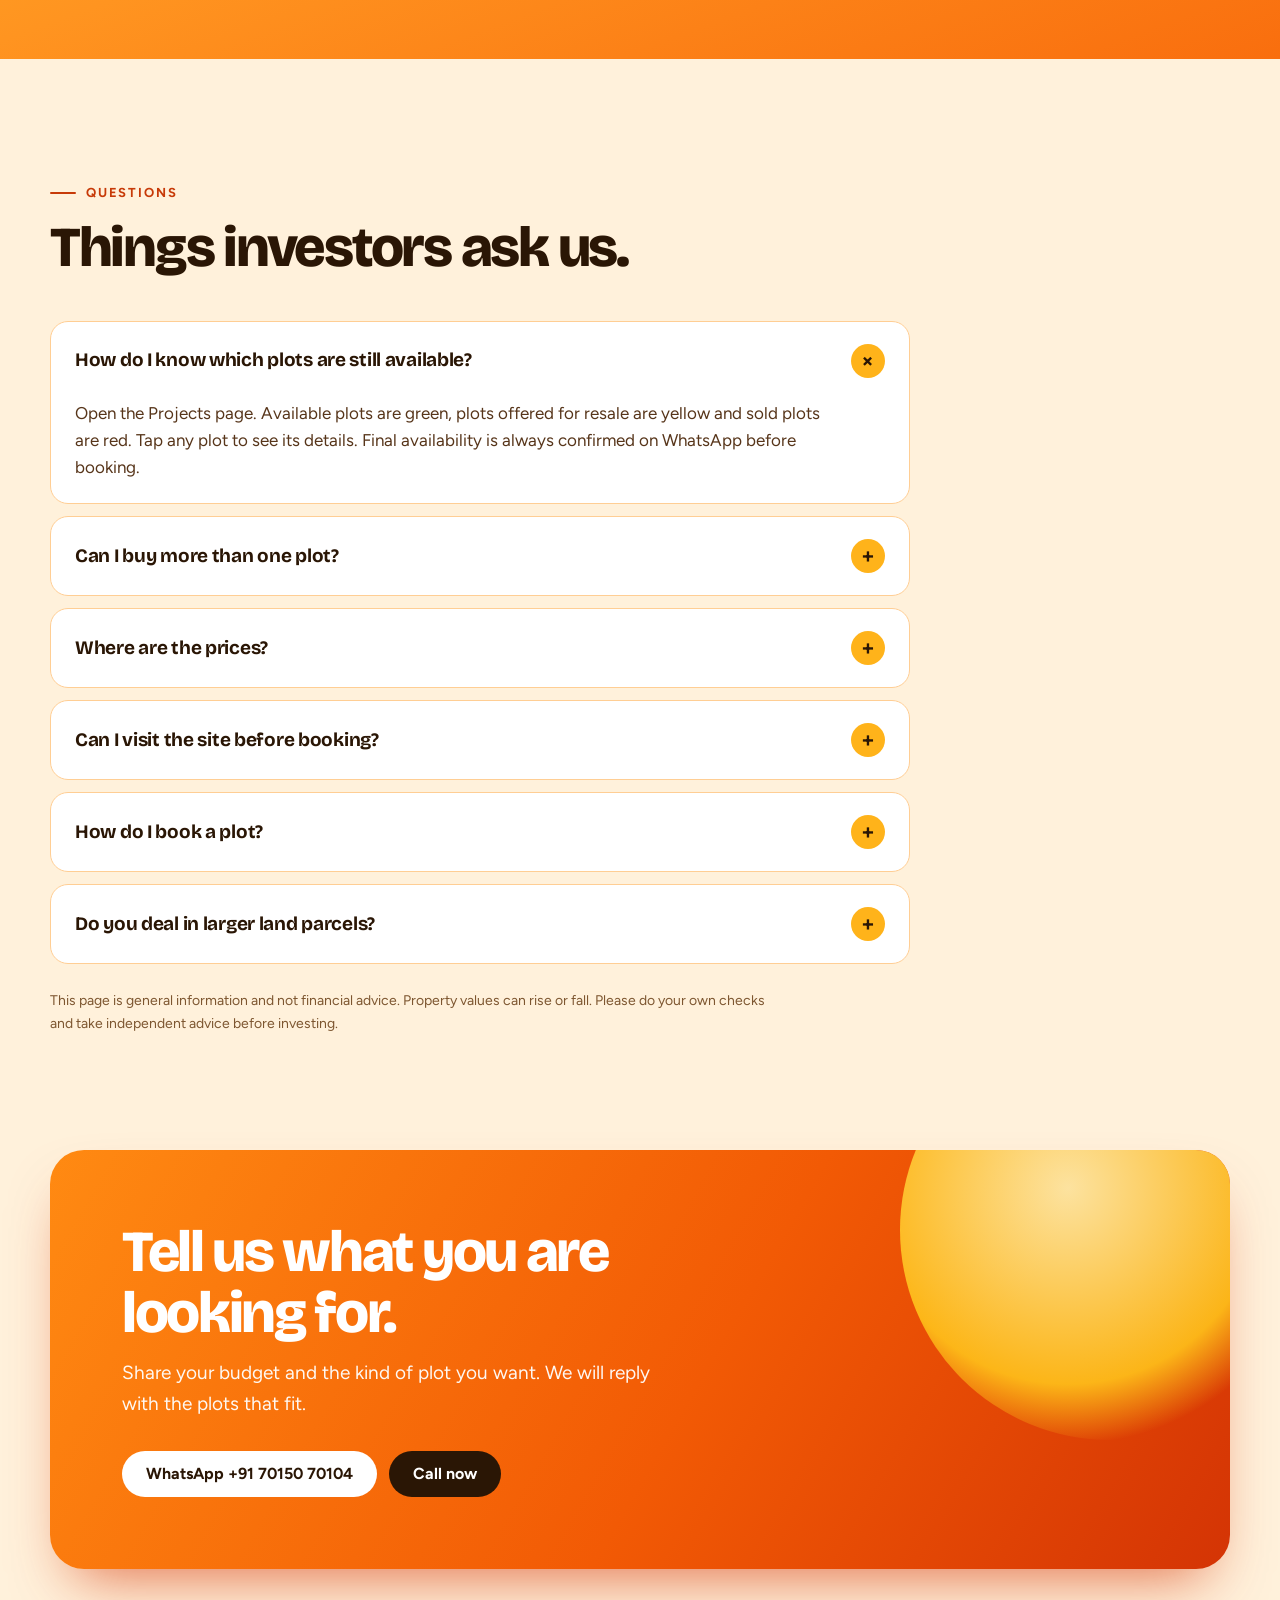
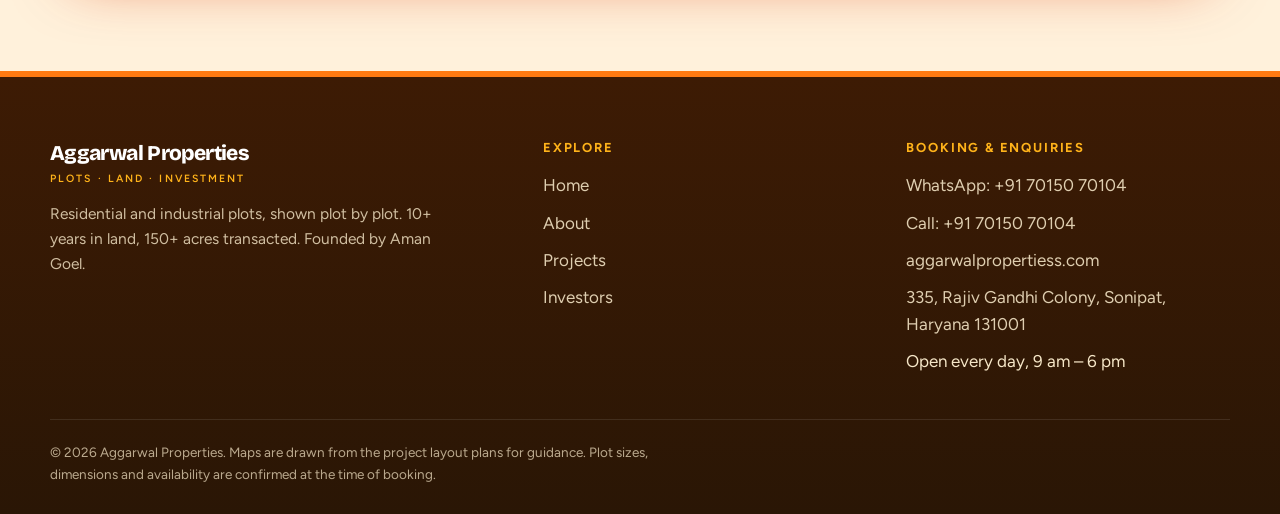
<file: investors.html>
<!doctype html>
<html lang="en" class="no-js">
<head>
<meta charset="utf-8">
<meta name="viewport" content="width=device-width, initial-scale=1">
<title>For Investors — Plots &amp; Land | Aggarwal Properties</title>
<meta name="description" content="Investing in plots with Aggarwal Properties: live plot-level availability across residential and industrial projects, 10+ years of experience and 150+ acres transacted.">
<link rel="canonical" href="https://aggarwalpropertiess.com/investors.html">
<meta property="og:type" content="website">
<meta property="og:site_name" content="Aggarwal Properties">
<meta property="og:title" content="For Investors — Aggarwal Properties">
<meta property="og:description" content="See what is available right now, down to the plot number, size and facing.">
<meta property="og:url" content="https://aggarwalpropertiess.com/investors.html">
<meta property="og:image" content="https://aggarwalpropertiess.com/assets/img/og.png">
<meta name="twitter:card" content="summary_large_image">
<meta name="theme-color" content="#FFC21A">
<link rel="icon" href="assets/img/favicon.svg" type="image/svg+xml">
<link rel="preconnect" href="https://fonts.googleapis.com">
<link rel="preconnect" href="https://fonts.gstatic.com" crossorigin>
<link href="https://fonts.googleapis.com/css2?family=Bricolage+Grotesque:opsz,wght@12..96,500..800&family=Figtree:wght@400..800&display=swap" rel="stylesheet">
<link rel="stylesheet" href="assets/css/site.css?v=20261117a">
</head>
<body>

<header class="site-header">
  <div class="wrap nav">
    <a class="brand" href="index.html" aria-label="Aggarwal Properties — home">
      <svg viewBox="0 0 48 48" aria-hidden="true"><rect width="48" height="48" rx="14" fill="#2A1605"/><g stroke="#FFC21A" stroke-width="2.6" stroke-linecap="round"><path d="M24 7v4.500M11 13l3 3M37 13l-3 3M6.500 26h4M41.500 26h-4"/></g><circle cx="24" cy="26" r="9.500" fill="#FFC21A"/><path d="M0 31h48v3a14 14 0 0 1-14 14H14A14 14 0 0 1 0 34Z" fill="#F26A0F"/><path d="M0 38.500h48" stroke="#2A1605" stroke-width="1.600" opacity=".35"/></svg>
      <span class="brand-name">Aggarwal Properties<small>Plots &middot; Land &middot; Investment</small></span>
    </a>
    <ul class="nav-links" id="nav-links">
      <li><a href="index.html">Home</a></li>
      <li><a href="about.html">About</a></li>
      <li><a href="projects.html">Projects</a></li>
      <li><a href="investors.html" aria-current="page">Investors</a></li>
    </ul>
    <div class="nav-cta">
      <a class="btn btn-wa btn-sm" href="https://wa.me/917015070104" data-wa="Hi Aggarwal Properties, I am an investor and would like to discuss your plots.">
        <span class="ico" data-icon="wa"></span>
        <span>WhatsApp<span class="long"> us</span></span>
      </a>
      <button class="nav-toggle" type="button" aria-label="Menu" aria-expanded="false" aria-controls="nav-links"><span></span></button>
    </div>
  </div>
</header>

<main>

<section class="page-hero">
  <div class="wrap">
    <span class="eyebrow">For investors</span>
    <h1>Land you can inspect before you invest.</h1>
    <p class="lead">Buying one plot or several? See what is available right now, down to the plot number, size and facing. Then talk to us directly.</p>
    <div class="hero-actions">
      <a class="btn btn-sun" href="#inventory">See live availability</a>
      <a class="btn btn-ghost" href="https://wa.me/917015070104" data-wa="Hi Aggarwal Properties, I am an investor and would like to discuss your plots.">Talk to us on WhatsApp</a>
    </div>
  </div>
</section>

<section class="section">
  <div class="wrap">
    <div class="section-head reveal">
      <div><span class="eyebrow">Why invest with us</span><h2>What you get as an investor.</h2></div>
      <p>No brochure language. These are the things you can check for yourself on this website today.</p>
    </div>
    <div class="cards cards-4">
      <article class="card reveal">
        <div class="icon"><svg viewBox="0 0 24 24" fill="none" stroke="currentColor" stroke-width="2.2" stroke-linecap="round" stroke-linejoin="round"><path d="M3 6l6-2 6 2 6-2v14l-6 2-6-2-6 2zM9 4v14M15 6v14"/></svg></div>
        <h3>Plot-level visibility</h3>
        <p>Every plot is on the map with its area, dimensions and facing. Nothing is hidden behind a sales call.</p>
      </article>
      <article class="card reveal">
        <div class="icon"><svg viewBox="0 0 24 24" fill="none" stroke="currentColor" stroke-width="2.2" stroke-linecap="round" stroke-linejoin="round"><path d="M4 20V10M10 20V4M16 20v-7M22 20H2"/></svg></div>
        <h3>A range of ticket sizes</h3>
        <p>Plots across our projects run from <b data-size-range>47 to 1,774.6 sq yd</b>, so you can start small or go large.</p>
      </article>
      <article class="card reveal">
        <div class="icon"><svg viewBox="0 0 24 24" fill="none" stroke="currentColor" stroke-width="2.2" stroke-linecap="round" stroke-linejoin="round"><path d="M3 20V9l6 4V9l6 4V4h6v16zM7 16h2M12 16h2"/></svg></div>
        <h3>Residential and industrial</h3>
        <p>Choose between home plots in planned colonies and large industrial plots on wide roads.</p>
      </article>
      <article class="card reveal">
        <div class="icon"><svg viewBox="0 0 24 24" fill="none" stroke="currentColor" stroke-width="2.2" stroke-linecap="round" stroke-linejoin="round"><circle cx="12" cy="8" r="4"/><path d="M4 21c1.500-4 4.500-6 8-6s6.500 2 8 6"/></svg></div>
        <h3>An experienced hand</h3>
        <p>10+ years in land and 150+ acres transacted, led by founder Aman Goel.</p>
      </article>
    </div>
  </div>
</section>

<section class="section band-cream" id="inventory">
  <div class="wrap">
    <div class="section-head reveal">
      <div><span class="eyebrow">Live inventory</span><h2>What is available today.</h2></div>
      <p>These numbers come straight from the plot maps. Open a project to see exactly which plots are green (available) or yellow (for resale).</p>
    </div>
    <div class="table-wrap reveal">
      <table class="inv">
        <thead><tr><th>Project</th><th>Plots</th><th>Plot sizes</th><th>Availability</th><th></th></tr></thead>
        <tbody data-inventory>
          <tr><td colspan="5">Loading availability&hellip; If this does not load, <a href="projects.html">open the project maps</a>.</td></tr>
        </tbody>
      </table>
    </div>
  </div>
</section>

<section class="section">
  <div class="wrap">
    <div class="section-head reveal">
      <div><span class="eyebrow">Ways to invest</span><h2>One plot, a block, or acreage.</h2></div>
    </div>
    <div class="cards cards-3">
      <article class="card reveal">
        <div class="icon"><svg viewBox="0 0 24 24" fill="none" stroke="currentColor" stroke-width="2.2" stroke-linecap="round" stroke-linejoin="round"><rect x="5" y="5" width="14" height="14" rx="2"/></svg></div>
        <h3>A single plot</h3>
        <p>Pick one plot from the map. Corner plots and plots on wider roads are marked in the plot details.</p>
      </article>
      <article class="card reveal">
        <div class="icon"><svg viewBox="0 0 24 24" fill="none" stroke="currentColor" stroke-width="2.2" stroke-linecap="round" stroke-linejoin="round"><rect x="3" y="3" width="8" height="8" rx="1.500"/><rect x="13" y="3" width="8" height="8" rx="1.500"/><rect x="3" y="13" width="8" height="8" rx="1.500"/><rect x="13" y="13" width="8" height="8" rx="1.500"/></svg></div>
        <h3>Several plots together</h3>
        <p>Looking at more than one? Tell us the numbers and we will check adjoining plots for you.</p>
      </article>
      <article class="card reveal">
        <div class="icon"><svg viewBox="0 0 24 24" fill="none" stroke="currentColor" stroke-width="2.2" stroke-linecap="round" stroke-linejoin="round"><path d="M3 18l5-9 4 6 3-4 6 7z"/></svg></div>
        <h3>Larger land parcels</h3>
        <p>We also deal in land by the acre. Share your requirement and budget on WhatsApp.</p>
      </article>
    </div>
  </div>
</section>

<section class="section band-sun">
  <div class="wrap">
    <div class="section-head reveal">
      <div><span class="eyebrow">How it works</span><h2>Four steps to your plot.</h2></div>
    </div>
    <div class="steps four">
      <div class="step reveal"><h3>Shortlist on the map</h3><p>Filter to available plots and note the numbers you like.</p></div>
      <div class="step reveal"><h3>Message us</h3><p>Send the plot numbers on WhatsApp for current prices.</p></div>
      <div class="step reveal"><h3>Visit the site</h3><p>Walk the plot and the roads around it before you decide.</p></div>
      <div class="step reveal"><h3>Book</h3><p>We confirm availability and take you through booking and paperwork.</p></div>
    </div>
  </div>
</section>

<section class="section">
  <div class="wrap">
    <div class="section-head reveal">
      <div><span class="eyebrow">Questions</span><h2>Things investors ask us.</h2></div>
    </div>
    <div class="faq reveal">
      <details open>
        <summary>How do I know which plots are still available?</summary>
        <p>Open the Projects page. Available plots are green, plots offered for resale are yellow and sold plots are red. Tap any plot to see its details. Final availability is always confirmed on WhatsApp before booking.</p>
      </details>
      <details>
        <summary>Can I buy more than one plot?</summary>
        <p>Yes. Tell us how many plots or how much area you want and we will check which adjoining plots are available.</p>
      </details>
      <details>
        <summary>Where are the prices?</summary>
        <p>Rates depend on the project, the plot size and its position, such as a corner or a wider road. We share current prices directly on WhatsApp.</p>
      </details>
      <details>
        <summary>Can I visit the site before booking?</summary>
        <p>Yes. Message us and we will arrange a visit so you can see the plot and its surroundings yourself.</p>
      </details>
      <details>
        <summary>How do I book a plot?</summary>
        <p>Send the plot number on WhatsApp to +91 70150 70104. We will confirm that it is available, share the price and guide you through the booking.</p>
      </details>
      <details>
        <summary>Do you deal in larger land parcels?</summary>
        <p>Yes. Beyond these plotted projects, Aggarwal Properties has transacted over 150 acres of land. Share your requirement on WhatsApp.</p>
      </details>
    </div>
    <p class="disclaimer">This page is general information and not financial advice. Property values can rise or fall. Please do your own checks and take independent advice before investing.</p>
  </div>
</section>

<section class="section-tight" style="padding:0">
  <div class="wrap">
    <div class="cta reveal">
      <h2>Tell us what you are looking for.</h2>
      <p>Share your budget and the kind of plot you want. We will reply with the plots that fit.</p>
      <div class="hero-actions">
        <a class="btn btn-ghost" href="https://wa.me/917015070104" data-wa="Hi Aggarwal Properties, I am an investor. I would like to discuss plots that fit my budget.">WhatsApp +91 70150 70104</a>
        <a class="btn btn-ink" href="tel:+917015070104">Call now</a>
      </div>
    </div>
  </div>
</section>

</main>

<footer class="site-footer">
  <div class="wrap">
    <div class="foot">
      <div>
        <span class="brand-name">Aggarwal Properties<small>Plots &middot; Land &middot; Investment</small></span>
        <p>Residential and industrial plots, shown plot by plot. 10+ years in land, 150+ acres transacted. Founded by Aman Goel.</p>
      </div>
      <div>
        <h4>Explore</h4>
        <ul>
          <li><a href="index.html">Home</a></li>
          <li><a href="about.html">About</a></li>
          <li><a href="projects.html">Projects</a></li>
          <li><a href="investors.html">Investors</a></li>
        </ul>
      </div>
      <div>
        <h4>Booking &amp; enquiries</h4>
        <ul>
          <li><a href="https://wa.me/917015070104" data-wa="">WhatsApp: +91 70150 70104</a></li>
          <li><a href="tel:+917015070104">Call: +91 70150 70104</a></li>
          <li><a href="https://aggarwalpropertiess.com/">aggarwalpropertiess.com</a></li>
          <li><a href="https://maps.google.com/?cid=4291213227323858039" target="_blank" rel="noopener">335, Rajiv Gandhi Colony, Sonipat, Haryana 131001</a></li>
          <li>Open every day, 9 am &ndash; 6 pm</li>
        </ul>
      </div>
    </div>
    <div class="legal">
      <p>&copy; <span data-year>2026</span> Aggarwal Properties. Maps are drawn from the project layout plans for guidance. Plot sizes, dimensions and availability are confirmed at the time of booking.</p>
    </div>
  </div>
</footer>

<a class="wa-float" href="https://wa.me/917015070104" data-wa="Hi Aggarwal Properties, I would like to enquire about a plot." aria-label="Chat on WhatsApp">
  <span class="ico" data-icon="wa"></span>
</a>

<script src="data/projects.js?v=20261117a"></script>
<script src="assets/js/plots-data.js?v=20261117a"></script>
<script src="assets/js/plotmap.js?v=20261117a"></script>
<script src="assets/js/site.js?v=20261117a"></script>
</body>
</html>
</file>
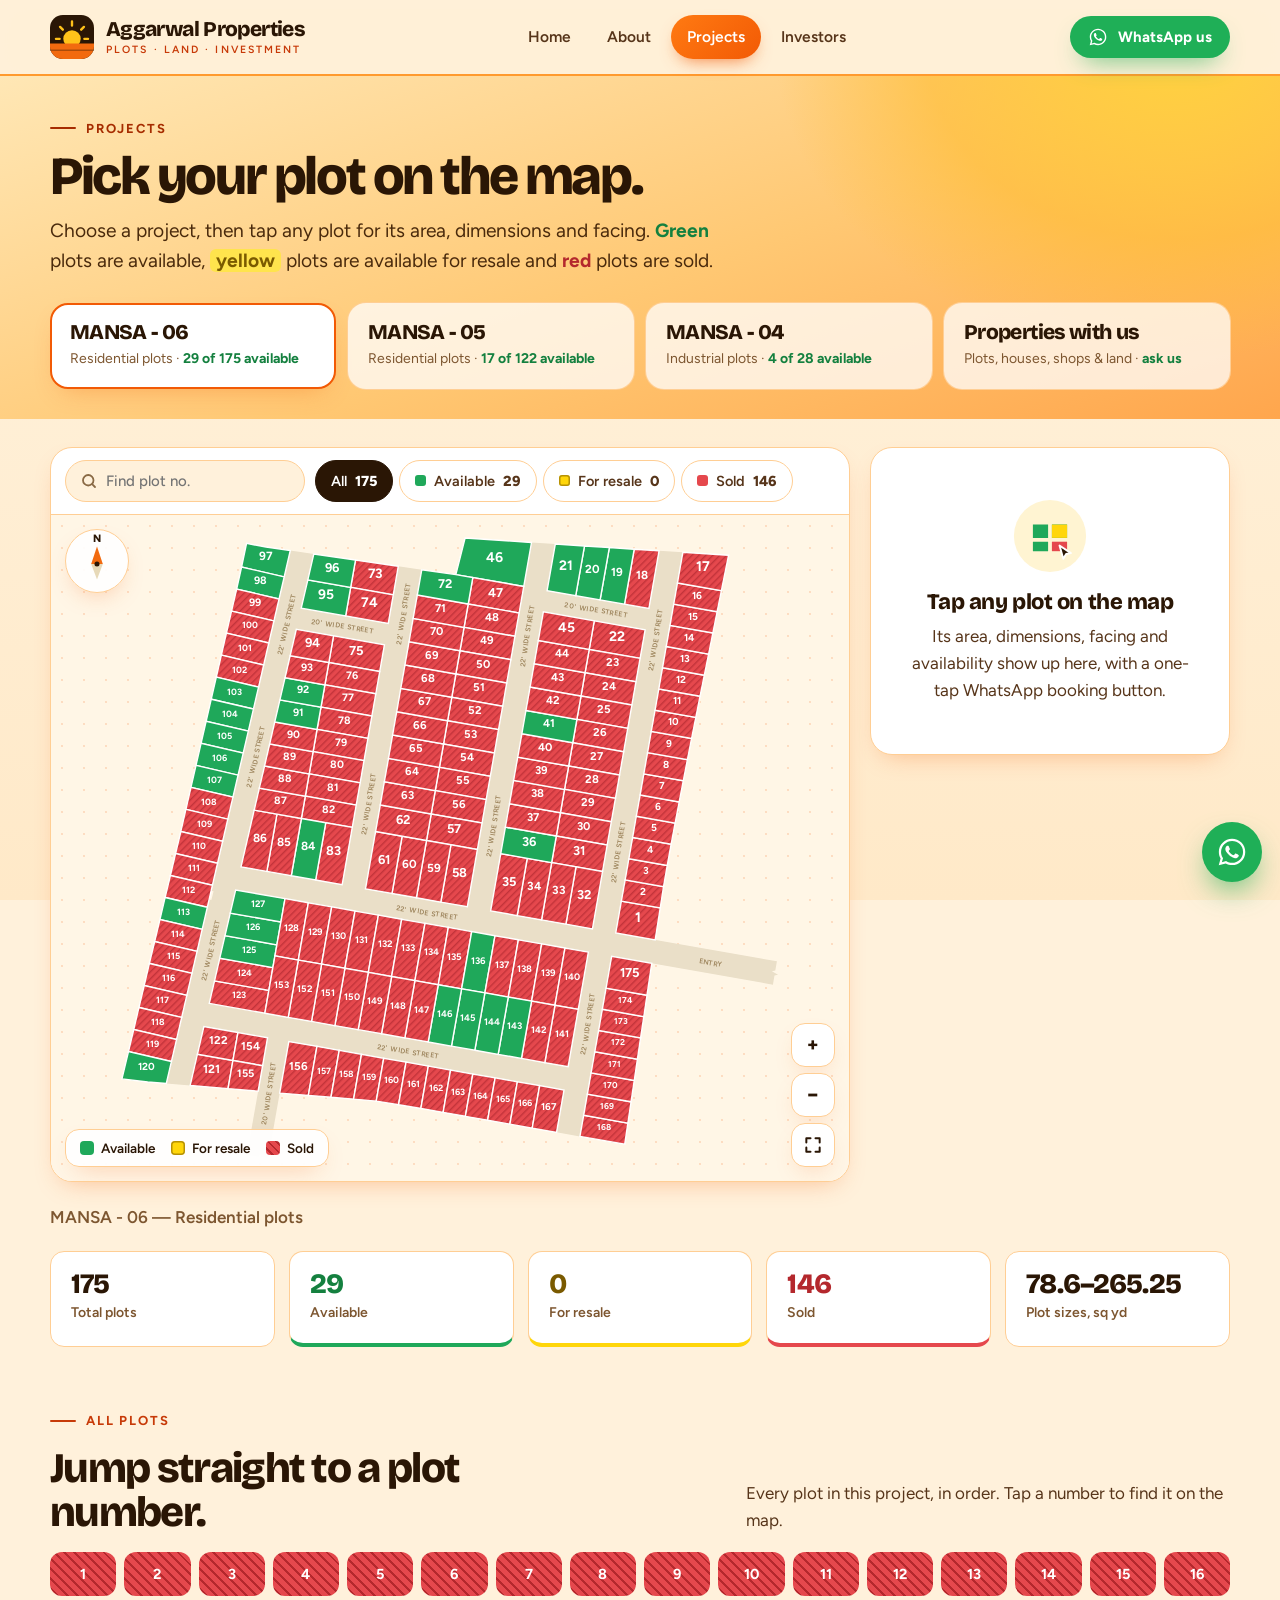
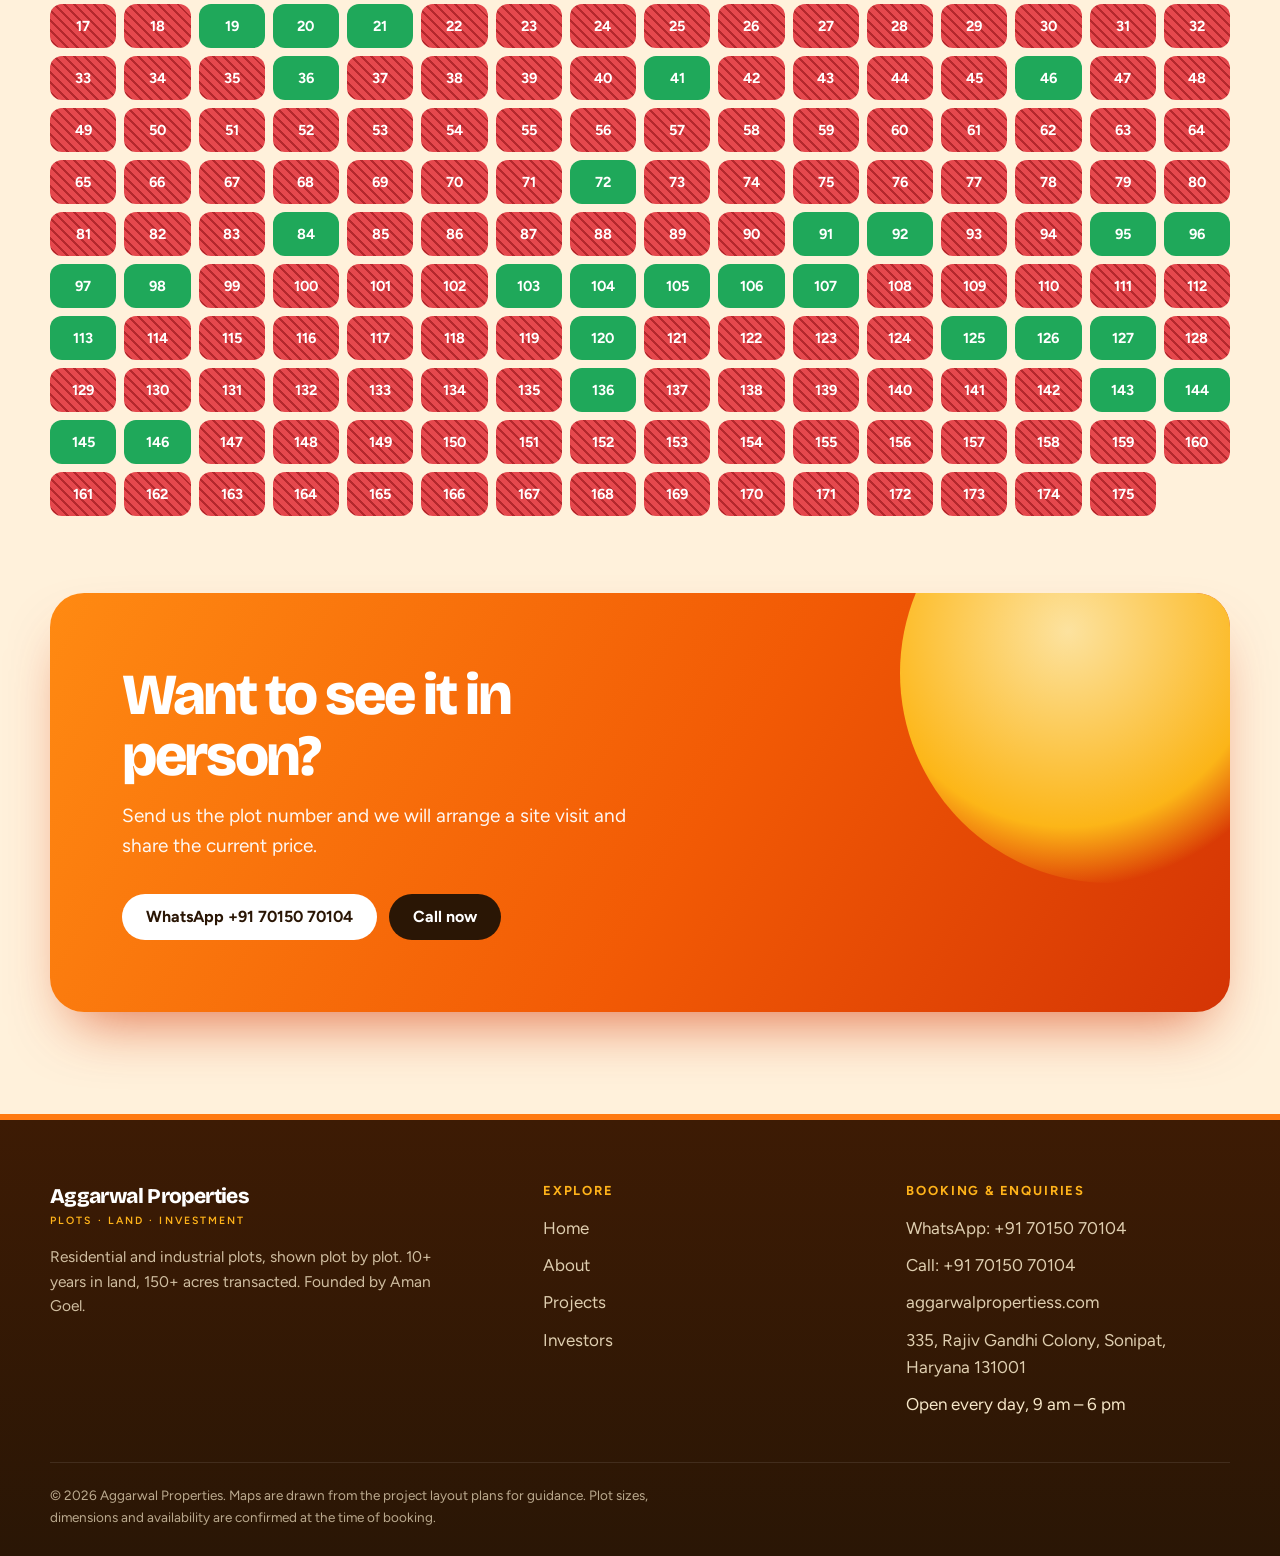
<file: projects.html>
<!doctype html>
<html lang="en" class="no-js">
<head>
<meta charset="utf-8">
<meta name="viewport" content="width=device-width, initial-scale=1">
<title>Projects — Interactive Plot Maps | Aggarwal Properties</title>
<meta name="description" content="Explore every Aggarwal Properties project on an interactive map. Tap any plot to see its area, dimensions and facing. Green plots are available, yellow plots are available for resale, red plots are sold.">
<link rel="canonical" href="https://aggarwalpropertiess.com/projects.html">
<meta property="og:type" content="website">
<meta property="og:site_name" content="Aggarwal Properties">
<meta property="og:title" content="Interactive Plot Maps — Aggarwal Properties">
<meta property="og:description" content="Tap any plot to see its area, dimensions, facing and availability.">
<meta property="og:url" content="https://aggarwalpropertiess.com/projects.html">
<meta property="og:image" content="https://aggarwalpropertiess.com/assets/img/og.png">
<meta name="twitter:card" content="summary_large_image">
<meta name="theme-color" content="#FFC21A">
<link rel="icon" href="assets/img/favicon.svg" type="image/svg+xml">
<link rel="preconnect" href="https://fonts.googleapis.com">
<link rel="preconnect" href="https://fonts.gstatic.com" crossorigin>
<link href="https://fonts.googleapis.com/css2?family=Bricolage+Grotesque:opsz,wght@12..96,500..800&family=Figtree:wght@400..800&display=swap" rel="stylesheet">
<link rel="stylesheet" href="assets/css/site.css?v=20261117a">
</head>
<body>

<header class="site-header">
  <div class="wrap nav">
    <a class="brand" href="index.html" aria-label="Aggarwal Properties — home">
      <svg viewBox="0 0 48 48" aria-hidden="true"><rect width="48" height="48" rx="14" fill="#2A1605"/><g stroke="#FFC21A" stroke-width="2.6" stroke-linecap="round"><path d="M24 7v4.500M11 13l3 3M37 13l-3 3M6.500 26h4M41.500 26h-4"/></g><circle cx="24" cy="26" r="9.500" fill="#FFC21A"/><path d="M0 31h48v3a14 14 0 0 1-14 14H14A14 14 0 0 1 0 34Z" fill="#F26A0F"/><path d="M0 38.500h48" stroke="#2A1605" stroke-width="1.600" opacity=".35"/></svg>
      <span class="brand-name">Aggarwal Properties<small>Plots &middot; Land &middot; Investment</small></span>
    </a>
    <ul class="nav-links" id="nav-links">
      <li><a href="index.html">Home</a></li>
      <li><a href="about.html">About</a></li>
      <li><a href="projects.html" aria-current="page">Projects</a></li>
      <li><a href="investors.html">Investors</a></li>
    </ul>
    <div class="nav-cta">
      <a class="btn btn-wa btn-sm" href="https://wa.me/917015070104" data-wa="Hi Aggarwal Properties, I would like to know more about your plots.">
        <span class="ico" data-icon="wa"></span>
        <span>WhatsApp<span class="long"> us</span></span>
      </a>
      <button class="nav-toggle" type="button" aria-label="Menu" aria-expanded="false" aria-controls="nav-links"><span></span></button>
    </div>
  </div>
</header>

<main>

<section class="page-hero compact">
  <div class="wrap">
    <span class="eyebrow">Projects</span>
    <h1>Pick your plot on the map.</h1>
    <p class="lead" id="lead-props" hidden>Properties listed with Aggarwal Properties outside our mapped projects. Pick one and message us on WhatsApp for details and a visit.</p>
    <p class="lead" id="lead-map">Choose a project, then tap any plot for its area, dimensions and facing. <b style="color:var(--avail-dark)">Green</b> plots are available, <b style="color:var(--resale-dark);background:#FFE44D;padding:0 6px;border-radius:6px">yellow</b> plots are available for resale and <b style="color:var(--sold-dark)">red</b> plots are sold.</p>
    <div class="ptabs" id="ptabs" role="tablist" aria-label="Projects"></div>
  </div>
</section>

<section id="propview" hidden>
  <div class="wrap">
    <div class="section-head" style="margin:34px 0 22px">
      <div><span class="eyebrow">Properties with us</span><h2 style="font-size:clamp(28px,3.4vw,42px);max-width:22ch">Other properties you can buy or rent through Aggarwal Properties.</h2></div>
      <p>Plots, houses, shops and land outside our mapped projects. Message us about any of them on WhatsApp.</p>
    </div>
    <div class="chips" id="prop-chips" role="group" aria-label="Filter properties"></div>
    <div class="props" id="prop-grid"></div>
  </div>
</section>

<section id="mapview">
  <div class="wrap">
    <div class="mapwrap">
      <div class="mapcard">
        <div class="maptools">
          <label class="search"><span class="sr" style="position:absolute;left:-9999px">Find a plot by number</span>
            <input id="plot-search" type="search" inputmode="text" placeholder="Find plot no." autocomplete="off"></label>
          <div class="chips" id="chips" role="group" aria-label="Filter plots">
            <button type="button" class="chip" data-f="all" aria-pressed="true">All <b>0</b></button>
            <button type="button" class="chip" data-f="avail" aria-pressed="false"><i class="g"></i>Available <b>0</b></button>
            <button type="button" class="chip" data-f="resale" aria-pressed="false"><i class="y"></i>For resale <b>0</b></button>
            <button type="button" class="chip" data-f="sold" aria-pressed="false"><i class="r"></i>Sold <b>0</b></button>
          </div>
        </div>
        <div class="stage" id="stage">
          <noscript><p style="padding:24px">The interactive map needs JavaScript. You can also <a href="https://wa.me/917015070104">ask us on WhatsApp</a> for the latest availability.</p></noscript>
        </div>
      </div>
      <aside class="panel" id="panel" aria-live="polite"></aside>
    </div>

    <p class="muted" id="map-title" style="margin-top:22px;font-weight:600"></p>
    <div class="pfacts" id="pfacts"></div>

    <div class="section-head" style="margin:56px 0 0">
      <div><span class="eyebrow">All plots</span><h2 style="font-size:clamp(28px,3.4vw,42px)">Jump straight to a plot number.</h2></div>
      <p>Every plot in this project, in order. Tap a number to find it on the map.</p>
    </div>
    <div class="plotlist" id="plotlist"></div>
  </div>
</section>

<section class="section-tight" style="padding-bottom:0">
  <div class="wrap">
    <div class="cta">
      <h2>Want to see it in person?</h2>
      <p>Send us the plot number and we will arrange a site visit and share the current price.</p>
      <div class="hero-actions">
        <a class="btn btn-ghost" href="https://wa.me/917015070104" data-wa="Hi Aggarwal Properties, I would like to book a site visit.">WhatsApp +91 70150 70104</a>
        <a class="btn btn-ink" href="tel:+917015070104">Call now</a>
      </div>
    </div>
  </div>
</section>

</main>

<footer class="site-footer">
  <div class="wrap">
    <div class="foot">
      <div>
        <span class="brand-name">Aggarwal Properties<small>Plots &middot; Land &middot; Investment</small></span>
        <p>Residential and industrial plots, shown plot by plot. 10+ years in land, 150+ acres transacted. Founded by Aman Goel.</p>
      </div>
      <div>
        <h4>Explore</h4>
        <ul>
          <li><a href="index.html">Home</a></li>
          <li><a href="about.html">About</a></li>
          <li><a href="projects.html">Projects</a></li>
          <li><a href="investors.html">Investors</a></li>
        </ul>
      </div>
      <div>
        <h4>Booking &amp; enquiries</h4>
        <ul>
          <li><a href="https://wa.me/917015070104" data-wa="">WhatsApp: +91 70150 70104</a></li>
          <li><a href="tel:+917015070104">Call: +91 70150 70104</a></li>
          <li><a href="https://aggarwalpropertiess.com/">aggarwalpropertiess.com</a></li>
          <li><a href="https://maps.google.com/?cid=4291213227323858039" target="_blank" rel="noopener">335, Rajiv Gandhi Colony, Sonipat, Haryana 131001</a></li>
          <li>Open every day, 9 am &ndash; 6 pm</li>
        </ul>
      </div>
    </div>
    <div class="legal">
      <p>&copy; <span data-year>2026</span> Aggarwal Properties. Maps are drawn from the project layout plans for guidance. Plot sizes, dimensions and availability are confirmed at the time of booking.</p>
    </div>
  </div>
</footer>

<a class="wa-float" href="https://wa.me/917015070104" data-wa="Hi Aggarwal Properties, I would like to enquire about a plot." aria-label="Chat on WhatsApp">
  <span class="ico" data-icon="wa"></span>
</a>

<script src="data/projects.js?v=20261117a"></script>
<script src="assets/js/plots-data.js?v=20261117a"></script>
<script src="assets/js/plotmap.js?v=20261117a"></script>
<script src="assets/js/site.js?v=20261117a"></script>
<script src="assets/js/projects.js?v=20261117a"></script>
</body>
</html>
</file>
<file: assets/css/site.css>
/* Aggarwal Properties — sun theme
   Display: Bricolage Grotesque · Text: Figtree */

:root {
  --cream: #FFF1DB;
  --cream-2: #FFDFB0;
  --sun-200: #FFD480;
  --sun-300: #FFC247;
  --sun-400: #FFB31A;
  --orange-400: #FF9A2E;
  --orange-500: #FF7A12;
  --orange-600: #F25A05;
  --ember: #C73A08;
  --ink: #2A1605;
  --ink-2: #57351A;
  --ink-3: #7D5630;
  --line: #FFCE94;
  --white: #fff;
  --avail: #1FA85A;
  --avail-dark: #14803F;
  --sold: #E5484D;
  --sold-dark: #B4282D;
  --resale: #FFD60A;
  --resale-dark: #7A5A00;
  --wa: #1FAF57;
  --radius: 22px;
  --radius-sm: 14px;
  --shadow: 0 20px 50px -16px rgba(242, 90, 5, .42), 0 4px 14px -6px rgba(42, 22, 5, .12);
  --shadow-sm: 0 10px 26px -12px rgba(242, 90, 5, .38);
  --display: "Bricolage Grotesque", "Trebuchet MS", system-ui, sans-serif;
  --text: "Figtree", system-ui, -apple-system, "Segoe UI", sans-serif;
  --wrap: 1180px;
}

*, *::before, *::after { box-sizing: border-box; }
html { scroll-behavior: smooth; -webkit-text-size-adjust: 100%; }
body {
  margin: 0; background: var(--cream) linear-gradient(180deg, #FFF4E1 0%, #FFE9C8 100%) fixed; color: var(--ink);
  font: 400 17px/1.6 var(--text); -webkit-font-smoothing: antialiased;
}
img, svg { display: block; max-width: 100%; }
a { color: inherit; }
h1, h2, h3, h4 { font-family: var(--display); line-height: 1.05; margin: 0; letter-spacing: -.02em; font-weight: 700; }
p { margin: 0; }
button { font: inherit; color: inherit; cursor: pointer; }
:focus-visible { outline: 3px solid var(--ember); outline-offset: 3px; border-radius: 6px; }

.wrap { width: min(var(--wrap), 100% - 40px); margin-inline: auto; }
.eyebrow {
  display: inline-flex; align-items: center; gap: 10px; font: 700 13px/1 var(--text);
  letter-spacing: .14em; text-transform: uppercase; color: var(--ember);
}
.eyebrow::before { content: ""; width: 26px; height: 2px; background: currentColor; border-radius: 2px; }
.lead { font-size: clamp(18px, 1.5vw, 20px); color: var(--ink-2); max-width: 58ch; }
.muted { color: var(--ink-3); }

/* ── buttons ── */
.btn {
  display: inline-flex; align-items: center; justify-content: center; gap: 10px;
  padding: 15px 24px; border-radius: 999px; border: 0; text-decoration: none;
  font: 700 16px/1 var(--text); transition: transform .18s ease, box-shadow .18s ease, background .18s ease;
  white-space: nowrap;
}
.btn svg { width: 20px; height: 20px; flex: none; }
.btn:hover { transform: translateY(-2px); }
.btn-sun { background: linear-gradient(135deg, var(--orange-500), var(--orange-600)); color: #fff; box-shadow: 0 12px 26px -10px rgba(242, 106, 15, .7); }
.btn-sun:hover { box-shadow: 0 16px 30px -10px rgba(242, 106, 15, .8); }
.btn-wa { background: var(--wa); color: #fff; box-shadow: 0 12px 26px -12px rgba(31, 175, 87, .8); }
.btn-ghost { background: rgba(255, 255, 255, .7); color: var(--ink); box-shadow: inset 0 0 0 2px var(--ink); }
.btn-ghost:hover { background: #fff; }
.btn-ink { background: var(--ink); color: #fff; }
.btn-sm { padding: 11px 18px; font-size: 15px; }
.btn-block { width: 100%; }

/* ── header ── */
.site-header {
  position: sticky; top: 0; z-index: 50; background: rgba(255, 240, 216, .88);
  backdrop-filter: saturate(1.6) blur(14px); -webkit-backdrop-filter: saturate(1.6) blur(14px);
  border-bottom: 2px solid var(--orange-400);
}
.nav { display: flex; align-items: center; justify-content: space-between; height: 74px; gap: 20px; }
.brand { display: flex; align-items: center; gap: 12px; text-decoration: none; }
.brand svg { width: 44px; height: 44px; flex: none; }
.brand-name { font: 800 21px/1 var(--display); letter-spacing: -.03em; }
.brand-name small { display: block; font: 600 10.5px/1 var(--text); letter-spacing: .2em; text-transform: uppercase; color: var(--ember); margin-top: 5px; }
.nav-links { display: flex; align-items: center; gap: 4px; list-style: none; margin: 0; padding: 0; }
.nav-links a {
  display: block; padding: 10px 16px; border-radius: 999px; text-decoration: none;
  font-weight: 600; font-size: 15.5px; color: var(--ink-2); transition: background .15s, color .15s;
}
.nav-links a:hover { background: var(--cream-2); color: var(--ink); }
.nav-links a[aria-current="page"] { background: linear-gradient(135deg, var(--orange-500), var(--orange-600)); color: #fff; box-shadow: 0 8px 18px -8px rgba(242, 90, 5, .8); }
.nav-cta { display: flex; align-items: center; gap: 10px; }
.nav-toggle { display: none; width: 46px; height: 46px; border-radius: 14px; border: 0; background: var(--cream-2); align-items: center; justify-content: center; }
.nav-toggle span, .nav-toggle span::before, .nav-toggle span::after { display: block; width: 20px; height: 2.5px; border-radius: 2px; background: var(--ink); position: relative; transition: transform .2s, opacity .2s; }
.nav-toggle span::before, .nav-toggle span::after { content: ""; position: absolute; left: 0; }
.nav-toggle span::before { top: -6.5px; } .nav-toggle span::after { top: 6.5px; }
.nav-open .nav-toggle span { background: transparent; }
.nav-open .nav-toggle span::before { transform: translateY(6.5px) rotate(45deg); }
.nav-open .nav-toggle span::after { transform: translateY(-6.5px) rotate(-45deg); }

@media (max-width: 860px) {
  .nav-toggle { display: inline-flex; }
  .nav-cta .btn span.long { display: none; }
  .nav-links {
    position: absolute; left: 0; right: 0; top: 74px; flex-direction: column; align-items: stretch; gap: 4px;
    background: var(--cream); padding: 12px 20px 22px; border-bottom: 1px solid var(--line);
    box-shadow: 0 30px 40px -30px rgba(42, 22, 5, .35); display: none;
  }
  .nav-open .nav-links { display: flex; }
  .nav-links a { padding: 14px 16px; font-size: 18px; }
}

@media (max-width: 520px) {
  .nav { height: 66px; gap: 10px; }
  .nav-links { top: 66px; }
  .brand { gap: 9px; min-width: 0; }
  .brand svg { width: 38px; height: 38px; }
  .brand-name { font-size: 17px; white-space: nowrap; }
  .brand-name small { display: none; }
  .nav-cta { gap: 8px; }
  .nav-cta .btn { padding: 0; width: 44px; height: 44px; }
  .nav-cta .btn > span { display: none; }
  .nav-toggle { width: 44px; height: 44px; }
}

/* ── hero ── */
.hero {
  position: relative; overflow: hidden; isolation: isolate;
  background:
    radial-gradient(900px 640px at 82% 22%, rgba(255, 208, 64, 1) 0%, rgba(255, 170, 40, .6) 40%, rgba(255, 150, 30, 0) 72%),
    linear-gradient(160deg, #FFE9B8 0%, #FFCB73 48%, #FFA347 100%);
}
.hero-grid { display: grid; grid-template-columns: 1.02fr .98fr; gap: 30px; align-items: center; padding: 64px 0 120px; min-height: min(760px, 92vh); }
.hero h1 { font-size: clamp(44px, 6.3vw, 88px); font-weight: 800; letter-spacing: -.045em; line-height: .95; margin: 22px 0 24px; }
.hero h1 em { font-style: normal; color: #D83A00; position: relative; white-space: nowrap; }
.hero h1 em::after { content: ""; position: absolute; left: -2%; right: -2%; bottom: .04em; height: .16em; background: #FFF3B0; border-radius: 99px; z-index: -1; }
.hero .eyebrow { color: #A62C00; }
.hero .lead, .hero-note { color: #4A2A0C; }
.hero-actions { display: flex; flex-wrap: wrap; gap: 12px; margin-top: 32px; }
.hero-note { display: flex; align-items: center; gap: 10px; margin-top: 26px; font-size: 15px; color: var(--ink-2); font-weight: 500; }
.hero-note i { width: 10px; height: 10px; border-radius: 50%; background: var(--avail); box-shadow: 0 0 0 5px rgba(31, 168, 90, .2); flex: none; }

.hero-art { position: relative; height: 560px; }
.sun {
  position: absolute; right: 2%; top: 0; width: min(420px, 78%); aspect-ratio: 1; border-radius: 50%;
  background: radial-gradient(circle at 36% 34%, #FFF8C9 0%, #FFD22E 34%, #FF8A12 78%, #F4600A 100%);
  box-shadow: 0 0 0 34px rgba(255, 220, 90, .32), 0 0 0 78px rgba(255, 220, 90, .18), 0 0 160px 40px rgba(244, 96, 10, .6);
}
.sun::before {
  content: ""; position: absolute; inset: -85%; border-radius: 50%; z-index: -1;
  background: repeating-conic-gradient(from 0deg, rgba(255, 255, 255, .55) 0 4deg, rgba(255, 255, 255, 0) 4deg 15deg);
  -webkit-mask: radial-gradient(circle closest-side, transparent 0 46%, #000 54%, transparent 100%);
          mask: radial-gradient(circle closest-side, transparent 0 46%, #000 54%, transparent 100%);
  animation: spin 120s linear infinite;
}
@keyframes spin { to { transform: rotate(360deg); } }
.land {
  position: absolute; left: -12%; right: -10%; bottom: -70px; height: 500px; perspective: 1300px; pointer-events: none;
}
.land-tilt {
  position: absolute; inset: 0; transform: rotateX(56deg) rotateZ(-24deg); transform-style: preserve-3d;
  filter: drop-shadow(0 50px 30px rgba(194, 65, 12, .35));
  animation: float 9s ease-in-out infinite;
}
@keyframes float { 50% { transform: rotateX(56deg) rotateZ(-24deg) translateZ(18px); } }
.land svg { width: 100%; height: 100%; overflow: visible; }
.land .road { fill: #FFF6DC; }
.land .plot { stroke: #FFF6DC; stroke-width: 2.2; }
.land .t0 { fill: #FFA60D; } .land .t1 { fill: #FF6F0F; } .land .t2 { fill: #FFD23F; } .land .t3 { fill: #E84A05; } .land .t4 { fill: #FFBE2E; }

.hero-wave { position: absolute; left: 0; right: 0; bottom: -1px; height: 70px; width: 100%; color: var(--cream); }

@media (max-width: 960px) {
  .hero-grid { grid-template-columns: 1fr; padding: 44px 0 90px; min-height: 0; gap: 0; }
  .hero-art { height: 330px; margin-top: 26px; }
  .sun { width: 250px; right: 6%; }
  .land { height: 250px; left: -8%; right: -8%; }
}

/* ── stats ── */
.stats { position: relative; z-index: 2; margin-top: -64px; }
.stats-card {
  display: grid; grid-template-columns: repeat(4, 1fr); border-radius: var(--radius);
  background: linear-gradient(120deg, #FF8A12 0%, #F25A05 55%, #DB3D05 100%);
  box-shadow: 0 24px 50px -18px rgba(219, 61, 5, .65); overflow: hidden;
}
.stat { padding: 30px 26px; border-right: 1px solid rgba(255, 255, 255, .28); }
.stat:last-child { border-right: 0; }
.stat b { display: block; font: 800 clamp(34px, 4vw, 52px)/1 var(--display); letter-spacing: -.04em; color: #FFE680; }
.stat span { display: block; margin-top: 8px; font-weight: 600; color: #fff; font-size: 15px; }
@media (max-width: 760px) {
  .stats-card { grid-template-columns: 1fr 1fr; }
  .stat { padding: 22px 20px; }
  .stat:nth-child(2) { border-right: 0; }
  .stat:nth-child(-n+2) { border-bottom: 1px solid rgba(255, 255, 255, .28); }
}

/* ── sections ── */
.section { padding: clamp(70px, 9vw, 120px) 0; }
.section-tight { padding: clamp(50px, 6vw, 80px) 0; }
.section-head { display: flex; justify-content: space-between; align-items: end; gap: 30px; margin-bottom: 44px; flex-wrap: wrap; }
.section-head h2, .h2 { font-size: clamp(34px, 4.4vw, 58px); font-weight: 800; letter-spacing: -.04em; margin-top: 16px; max-width: 17ch; }
.section-head p { max-width: 44ch; color: var(--ink-2); }
.band-cream { background: linear-gradient(180deg, #FFDDA8 0%, #FFC97F 100%); }
.band-sun { background: linear-gradient(160deg, #FFC02E 0%, #FF9420 55%, #F96E0E 100%); }
.band-sun .eyebrow { color: #7A1F00; }
.section-head h2 em, .h2 em { font-style: normal; color: var(--orange-600); }

.cards { display: grid; gap: 20px; }
.cards-4 { grid-template-columns: repeat(4, 1fr); }
.cards-3 { grid-template-columns: repeat(3, 1fr); }
.cards-2 { grid-template-columns: repeat(2, 1fr); }
@media (max-width: 980px) { .cards-4 { grid-template-columns: 1fr 1fr; } .cards-3 { grid-template-columns: 1fr; } }
@media (max-width: 640px) { .cards-4, .cards-2 { grid-template-columns: 1fr; } }

.card {
  background: #fff; border-radius: var(--radius); padding: 28px; border: 1px solid var(--line);
  border-top: 4px solid var(--orange-500); box-shadow: var(--shadow-sm);
  transition: transform .2s ease, box-shadow .2s ease;
}
.card:hover { transform: translateY(-4px); box-shadow: var(--shadow); }
.card h3 { font-size: 23px; margin: 18px 0 8px; letter-spacing: -.025em; }
.card p { color: var(--ink-2); font-size: 16px; }
.icon {
  width: 54px; height: 54px; border-radius: 16px; display: grid; place-items: center;
  background: linear-gradient(135deg, #FFB31A, #F25A05); color: #fff; box-shadow: 0 10px 20px -10px rgba(242, 90, 5, .9);
}
.icon svg { width: 26px; height: 26px; }

/* ── project cards ── */
.pcard { display: flex; flex-direction: column; padding: 0; overflow: hidden; text-decoration: none; }
.pcard-map { background: linear-gradient(160deg, #FFF3D6, #FFE0AE); border-bottom: 1px solid var(--line); height: 250px; padding: 16px; position: relative; }
.pcard-map svg { width: 100%; height: 100%; }
.pcard-body { padding: 24px 26px 26px; display: flex; flex-direction: column; gap: 6px; flex: 1; }
.pcard-type { font: 700 12.5px/1 var(--text); letter-spacing: .12em; text-transform: uppercase; color: var(--ember); }
.pcard h3 { font-size: 30px; margin: 6px 0 2px; }
.pcard-loc { color: var(--ink-3); font-size: 15px; display: flex; gap: 6px; align-items: center; }
.pcard-loc svg { width: 16px; height: 16px; flex: none; }
.pcard-facts { display: flex; gap: 18px; flex-wrap: wrap; margin-top: 14px; padding-top: 16px; border-top: 1px dashed var(--line); font-size: 14.5px; color: var(--ink-2); }
.pcard-facts b { display: block; font: 800 22px/1.1 var(--display); color: var(--ink); letter-spacing: -.02em; }
.pcard-facts .ok b { color: var(--avail-dark); }
.pcard-facts .re b { color: var(--resale-dark); }
.ptab em.y { color: var(--resale-dark); }
.pcard-go { margin-top: 18px; font-weight: 700; color: var(--orange-600); display: inline-flex; gap: 8px; align-items: center; }
.pcard-go svg { width: 18px; height: 18px; transition: transform .2s; }
.pcard:hover .pcard-go svg { transform: translateX(5px); }
.pill { position: absolute; top: 14px; left: 14px; background: #fff; border-radius: 999px; padding: 7px 12px; font: 700 12.5px/1 var(--text); box-shadow: var(--shadow-sm); display: flex; gap: 7px; align-items: center; }
.pill i { width: 9px; height: 9px; border-radius: 50%; background: var(--avail); }

/* ── founder ── */
.founder { display: grid; grid-template-columns: .82fr 1fr; gap: clamp(30px, 6vw, 80px); align-items: center; }
.portrait { position: relative; max-width: 400px; }
.portrait::before {
  content: ""; position: absolute; inset: -7% -9% auto auto; width: 74%; aspect-ratio: 1; border-radius: 50%;
  background: radial-gradient(circle at 36% 34%, #FFF1A8, var(--sun-400) 45%, var(--orange-500));
  box-shadow: 0 0 0 22px rgba(255, 194, 26, .2); z-index: 0;
}
.portrait img { position: relative; z-index: 1; width: 100%; height: auto; aspect-ratio: 5 / 6; object-fit: cover; object-position: 50% 0; border-radius: 220px 220px var(--radius) var(--radius); box-shadow: var(--shadow); }
.portrait-tag {
  position: absolute; z-index: 2; left: -14px; bottom: 28px; background: #fff; border-radius: 18px; padding: 14px 18px;
  box-shadow: var(--shadow); font-size: 14px; color: var(--ink-2); line-height: 1.3;
}
.portrait-tag b { display: block; font: 800 19px/1.1 var(--display); color: var(--ink); letter-spacing: -.02em; }
.founder h2 { font-size: clamp(34px, 4.2vw, 54px); font-weight: 800; letter-spacing: -.04em; margin: 16px 0 20px; }
.founder p + p { margin-top: 14px; }
.founder .hero-actions { margin-top: 28px; }
.ticks { list-style: none; padding: 0; margin: 22px 0 0; display: grid; gap: 12px; }
.ticks li { display: flex; gap: 12px; align-items: flex-start; font-weight: 500; }
.ticks li::before { content: ""; flex: none; width: 24px; height: 24px; margin-top: 1px; border-radius: 50%; background: var(--sun-400) url("data:image/svg+xml,%3Csvg xmlns='http://www.w3.org/2000/svg' viewBox='0 0 24 24' fill='none' stroke='%232A1605' stroke-width='3' stroke-linecap='round' stroke-linejoin='round'%3E%3Cpath d='M6 12.5l4 4 8-9'/%3E%3C/svg%3E") center/14px no-repeat; }
@media (max-width: 860px) { .founder { grid-template-columns: 1fr; } .portrait { margin-inline: auto; width: min(360px, 86%); } }

/* ── steps ── */
.steps { display: grid; grid-template-columns: repeat(3, 1fr); gap: 20px; counter-reset: step; }
.steps.four { grid-template-columns: repeat(4, 1fr); }
.step { background: #fff; border-radius: var(--radius); padding: 28px; position: relative; border: 1px solid rgba(255, 255, 255, .6); }
.step::before { counter-increment: step; content: "0" counter(step); font: 800 54px/1 var(--display); letter-spacing: -.05em; color: var(--sun-400); -webkit-text-stroke: 1.5px var(--orange-600); }
.step h3 { font-size: 22px; margin: 14px 0 8px; }
.step p { color: var(--ink-2); font-size: 16px; }
@media (max-width: 980px) { .steps.four { grid-template-columns: 1fr 1fr; } }
@media (max-width: 760px) { .steps, .steps.four { grid-template-columns: 1fr; } }

/* ── office location ── */
.office { display: grid; grid-template-columns: .9fr 1.1fr; gap: clamp(26px, 4vw, 54px); align-items: stretch; }
.office-info .h2 { margin: 14px 0 22px; }
.office-list { margin: 0 0 8px; }
.office-list div { display: flex; gap: 16px; align-items: flex-start; padding: 16px 0; border-top: 1px solid var(--line); }
.office-list div:last-child { border-bottom: 1px solid var(--line); }
.office-list .icon { width: 44px; height: 44px; border-radius: 14px; flex: none; }
.office-list .icon svg { width: 22px; height: 22px; }
.office-list dd { margin: 0; font-weight: 600; font-size: 17px; line-height: 1.45; }
.office-list b { display: block; font: 700 12.5px/1.2 var(--text); letter-spacing: .12em; text-transform: uppercase; color: var(--ember); margin-bottom: 4px; }
.office-list a { color: inherit; text-decoration: none; }
.office-list a:hover { color: var(--orange-600); }
.office-map { border-radius: var(--radius); overflow: hidden; border: 5px solid #fff; box-shadow: var(--shadow); background: linear-gradient(160deg, #FFF3D6, #FFDCA3); min-height: 400px; }
.office-map iframe { display: block; width: 100%; height: 100%; min-height: 400px; border: 0; }
@media (max-width: 860px) {
  .office { grid-template-columns: 1fr; }
  .office-map, .office-map iframe { min-height: 320px; }
}

/* ── CTA ── */
.cta {
  position: relative; overflow: hidden; border-radius: 34px; padding: clamp(40px, 6vw, 72px);
  background: linear-gradient(120deg, #FF8A12 0%, #F25A05 55%, #D43405 100%); color: #fff; isolation: isolate;
  box-shadow: 0 30px 60px -24px rgba(212, 52, 5, .7);
}
.cta::before { content: ""; position: absolute; right: -90px; top: -130px; width: 420px; aspect-ratio: 1; border-radius: 50%; background: radial-gradient(circle at 40% 40%, #FFF3B0, #FFC21A 55%, rgba(255, 194, 26, 0) 72%); z-index: -1; opacity: .9; }
.cta h2 { font-size: clamp(32px, 4.6vw, 58px); font-weight: 800; letter-spacing: -.04em; max-width: 16ch; }
.cta p { margin-top: 14px; max-width: 46ch; font-size: 19px; opacity: .95; }
.cta .hero-actions .btn-ghost { background: #fff; box-shadow: none; }

/* ── page hero (inner pages) ── */
.page-hero {
  position: relative; overflow: hidden; padding: clamp(46px, 6vw, 84px) 0 clamp(40px, 5vw, 64px);
  background: radial-gradient(560px 440px at 92% -10%, #FFD23F 0%, rgba(255, 190, 50, .6) 45%, rgba(255, 170, 40, 0) 72%), linear-gradient(160deg, #FFE7B5 0%, #FFC873 55%, #FFA64D 100%);
}
.page-hero .eyebrow { color: #A62C00; }
.page-hero .lead { color: #4A2A0C; }
.page-hero h1 { font-size: clamp(40px, 5.6vw, 76px); font-weight: 800; letter-spacing: -.045em; margin: 18px 0 18px; max-width: 16ch; }
.page-hero.compact { padding: 34px 0 30px; }
.page-hero.compact h1 { font-size: clamp(34px, 4.2vw, 54px); margin: 12px 0 10px; max-width: none; }

/* ── projects page ── */
.ptabs { display: grid; grid-template-columns: repeat(4, 1fr); gap: 12px; margin-top: 26px; }
@media (max-width: 980px) { .ptabs { grid-template-columns: 1fr 1fr; } }
.ptab-props { background: rgba(255, 233, 196, .9); box-shadow: 0 0 0 1px var(--orange-400); }
.ptab-props em { color: var(--ember); }

/* "Properties with us" listings */
[hidden] { display: none !important; }
#prop-chips { margin-bottom: 20px; }
.props { display: grid; grid-template-columns: repeat(3, 1fr); gap: 20px; }
@media (max-width: 980px) { .props { grid-template-columns: 1fr 1fr; } }
@media (max-width: 640px) { .props { grid-template-columns: 1fr; } }
.prop { padding: 0; overflow: hidden; display: flex; flex-direction: column; }
.prop-img { position: relative; aspect-ratio: 4 / 3; background: linear-gradient(160deg, #FFF3D6, #FFDCA3); display: grid; place-items: center; overflow: hidden; }
.prop-img img { position: absolute; inset: 0; width: 100%; height: 100%; object-fit: cover; }
.prop-img > svg { width: 46%; }
.prop-img .badge { position: absolute; top: 12px; left: 12px; box-shadow: var(--shadow-sm); }
.prop.is-sold .prop-img img { filter: grayscale(.7); opacity: .8; }
.prop-nav { position: absolute; top: 50%; transform: translateY(-50%); width: 38px; height: 38px; border-radius: 50%; border: 0; background: rgba(255, 255, 255, .92); font: 700 24px/1 var(--text); color: var(--ink); display: grid; place-items: center; box-shadow: var(--shadow-sm); padding-bottom: 3px; }
.prop-nav.prev { left: 10px; } .prop-nav.next { right: 10px; }
.prop-count { position: absolute; right: 12px; bottom: 10px; background: rgba(42, 22, 5, .78); color: #fff; font: 600 12.5px/1 var(--text); padding: 6px 9px; border-radius: 99px; }
.prop .pcard-body h3 { font-size: 24px; margin: 6px 0 2px; }
.prop .pcard-body p { margin-top: 6px; }
.prop .pcard-facts { margin-top: auto; padding-top: 16px; }
.prop .pcard-facts b { font-size: 19px; }
.prop .btn { margin-top: 18px; }
.prop-empty { grid-column: 1 / -1; background: #fff; border: 1px solid var(--line); border-top: 4px solid var(--orange-500); border-radius: var(--radius); padding: 44px 24px; text-align: center; box-shadow: var(--shadow-sm); }
.prop-empty svg { width: 130px; margin: 0 auto 14px; }
.prop-empty b { display: block; font: 800 26px/1.15 var(--display); letter-spacing: -.02em; }
.prop-empty p { max-width: 46ch; margin: 10px auto 22px; color: var(--ink-2); }
.ptab {
  text-align: left; background: rgba(255, 255, 255, .75); border: 2px solid transparent; border-radius: 18px; padding: 16px 18px;
  transition: background .15s, border-color .15s, transform .15s; box-shadow: 0 0 0 1px var(--line);
}
.ptab:hover { transform: translateY(-2px); background: #fff; }
.ptab[aria-selected="true"] { background: #fff; border-color: var(--orange-600); box-shadow: var(--shadow-sm); }
.ptab b { display: block; font: 800 21px/1.1 var(--display); letter-spacing: -.03em; }
.ptab span { display: block; font-size: 14px; color: var(--ink-3); margin-top: 4px; }
.ptab em { font-style: normal; color: var(--avail-dark); font-weight: 700; }
@media (max-width: 640px) { .ptabs { gap: 8px; } .ptab { padding: 12px; } .ptab b { font-size: 17px; } .ptab span { font-size: 12.5px; } }

.mapwrap { display: grid; grid-template-columns: minmax(0, 1fr) 360px; gap: 20px; align-items: start; padding: 28px 0 0; }
.mapcard { background: #fff; border-radius: var(--radius); border: 1px solid var(--line); box-shadow: var(--shadow-sm); overflow: hidden; }
.maptools { display: flex; gap: 10px; align-items: center; padding: 12px 14px; border-bottom: 1px solid var(--line); flex-wrap: wrap; }
.search { position: relative; flex: 1 1 170px; max-width: 240px; }
.search input {
  width: 100%; height: 42px; border-radius: 999px; border: 1.5px solid var(--line); padding: 0 16px 0 40px; font: 500 15px var(--text);
  background: var(--cream) url("data:image/svg+xml,%3Csvg xmlns='http://www.w3.org/2000/svg' viewBox='0 0 24 24' fill='none' stroke='%238A6A45' stroke-width='2.4' stroke-linecap='round'%3E%3Ccircle cx='11' cy='11' r='7'/%3E%3Cpath d='M20 20l-3.5-3.5'/%3E%3C/svg%3E") 14px center/18px no-repeat; color: var(--ink);
}
.search input:focus { outline: 0; border-color: var(--orange-500); background-color: #fff; }
.chips { display: flex; gap: 6px; flex-wrap: wrap; }
.chip {
  height: 42px; padding: 0 15px; border-radius: 999px; border: 1.5px solid var(--line); background: #fff; font: 600 14.5px var(--text);
  display: inline-flex; align-items: center; gap: 8px; color: var(--ink-2);
}
.chip i { width: 11px; height: 11px; border-radius: 3px; }
.chip i.g { background: var(--avail); } .chip i.r { background: var(--sold); } .chip i.y { background: var(--resale); box-shadow: inset 0 0 0 1.5px rgba(122, 90, 0, .55); }
.chip[aria-pressed="true"] { background: var(--ink); border-color: var(--ink); color: #fff; }
.chip b { font-weight: 800; }

.stage { position: relative; height: min(70vh, 720px); background: #FFF6E6; background-image: radial-gradient(rgba(242, 90, 5, .16) 1.2px, transparent 1.3px); background-size: 22px 22px; overflow: hidden; touch-action: pan-y; cursor: grab; user-select: none; -webkit-user-select: none; }
.stage.zoomed { touch-action: none; }
.stage.dragging { cursor: grabbing; }
.stage svg { width: 100%; height: 100%; }
.vp { transform-origin: 0 0; transition: transform .32s cubic-bezier(.2, .8, .2, 1); }
.dragging .vp { transition: none; }
.road { fill: #EADFC8; }
.road-label { fill: #9B8259; font: 600 10px var(--text); letter-spacing: .06em; text-anchor: middle; dominant-baseline: central; pointer-events: none; }
.plot { stroke: #fff; stroke-width: 1.4; cursor: pointer; transition: fill .15s, opacity .2s; vector-effect: non-scaling-stroke; }
.plot.avail { fill: var(--avail); }
.plot.avail:hover { fill: #35C673; }
.plot.sold { fill: var(--sold); }
.plot.sold:hover { opacity: .88; }
.plot.resale { fill: var(--resale); }
.plot.resale:hover { fill: #FFE44D; }
.num.n-resale { fill: var(--ink); }
.plot.sel { stroke: var(--ink); stroke-width: 3.2; }
.num { fill: #fff; font: 700 10px var(--text); text-anchor: middle; dominant-baseline: central; pointer-events: none; }
.num .ar { font-weight: 500; opacity: 0; transition: opacity .2s; }
.z2 .num .ar { opacity: .92; }
.f-avail .plot:not(.avail), .f-sold .plot:not(.sold), .f-resale .plot:not(.resale) { opacity: .16; }
.f-avail .num:not(.n-avail), .f-sold .num:not(.n-sold), .f-resale .num:not(.n-resale) { opacity: .25; }

.zoomer { position: absolute; right: 14px; bottom: 14px; display: grid; gap: 6px; }
.zoomer button { width: 44px; height: 44px; border-radius: 14px; border: 1px solid var(--line); background: #fff; font: 700 22px/1 var(--display); box-shadow: var(--shadow-sm); display: grid; place-items: center; }
.zoomer button:hover { background: var(--sun-200); }
.zoomer svg { width: 20px; height: 20px; }
.compass { position: absolute; left: 14px; top: 14px; width: 64px; height: 64px; background: rgba(255, 255, 255, .92); border-radius: 50%; box-shadow: var(--shadow-sm); border: 1px solid var(--line); pointer-events: none; }
.legend { position: absolute; left: 14px; bottom: 14px; background: rgba(255, 255, 255, .94); border: 1px solid var(--line); border-radius: 14px; padding: 10px 14px; display: flex; gap: 16px; font: 600 13.5px var(--text); box-shadow: var(--shadow-sm); pointer-events: none; }
.legend span { display: flex; align-items: center; gap: 7px; }
.legend i { width: 14px; height: 14px; border-radius: 4px; }
.legend i.g { background: var(--avail); }
.legend i.y { background: var(--resale); box-shadow: inset 0 0 0 1.5px rgba(122, 90, 0, .55); }
.legend i.r { background: repeating-linear-gradient(45deg, var(--sold) 0 4px, var(--sold-dark) 4px 6px); }
.tip { position: absolute; z-index: 5; pointer-events: none; background: var(--ink); color: #fff; padding: 8px 12px; border-radius: 10px; font: 600 13.5px/1.3 var(--text); transform: translate(-50%, calc(-100% - 14px)); white-space: nowrap; opacity: 0; transition: opacity .12s; }
.tip.on { opacity: 1; }
.tip small { display: block; font-weight: 500; opacity: .8; }
.hint { position: absolute; inset: 0; display: grid; place-items: center; background: rgba(42, 22, 5, .45); color: #fff; font: 700 18px var(--text); opacity: 0; pointer-events: none; transition: opacity .25s; }
.hint.on { opacity: 1; }

/* detail panel */
.panel { background: #fff; border-radius: var(--radius); border: 1px solid var(--line); box-shadow: var(--shadow-sm); padding: 24px; position: sticky; top: 94px; }
.panel-empty { text-align: center; padding: 26px 6px; color: var(--ink-2); }
.panel-empty svg { width: 76px; height: 76px; margin: 0 auto 16px; }
.panel-empty b { display: block; font: 800 22px/1.15 var(--display); color: var(--ink); margin-bottom: 8px; letter-spacing: -.02em; }
.panel-top { display: flex; justify-content: space-between; align-items: flex-start; gap: 10px; }
.panel-top small { font: 700 12px/1 var(--text); letter-spacing: .12em; text-transform: uppercase; color: var(--ink-3); }
.panel h2 { font-size: 40px; font-weight: 800; letter-spacing: -.04em; margin-top: 6px; }
.badge { display: inline-flex; align-items: center; gap: 7px; padding: 8px 13px; border-radius: 999px; font: 800 13px/1 var(--text); letter-spacing: .05em; text-transform: uppercase; white-space: nowrap; }
.badge::before { content: ""; width: 9px; height: 9px; border-radius: 50%; background: currentColor; }
.badge.ok { background: #E3F7EA; color: var(--avail-dark); }
.badge.no { background: #FDE8E8; color: var(--sold-dark); }
.badge.re { background: #FFF1A8; color: var(--resale-dark); }
.badge.re::before { background: var(--resale); box-shadow: 0 0 0 1.5px var(--resale-dark); }
.resale-note { margin-top: 14px; padding: 10px 14px; border-radius: 12px; background: #FFF6C7; color: var(--resale-dark); font-size: 14.5px; font-weight: 600; }
.specs { margin: 20px 0 0; display: grid; gap: 0; }
.specs div { display: grid; grid-template-columns: 96px 1fr; gap: 12px; padding: 13px 0; border-top: 1px solid var(--line); }
.specs dt { font-size: 14px; color: var(--ink-3); font-weight: 600; }
.specs dd { margin: 0; font-weight: 700; font-size: 16.5px; line-height: 1.35; }
.specs dd small { display: block; font-weight: 500; font-size: 14px; color: var(--ink-3); margin-top: 2px; }
.panel .btn { margin-top: 18px; }
.panel-note { font-size: 13px; color: var(--ink-3); margin-top: 14px; line-height: 1.45; }
.panel-close { display: none; }

@media (max-width: 1020px) {
  .mapwrap { grid-template-columns: 1fr; }
  .panel { position: static; }
  .stage { height: min(62vh, 560px); }
}
@media (max-width: 640px) {
  .legend { font-size: 12px; gap: 10px; padding: 8px 10px; }
  .compass { width: 52px; height: 52px; }
  .search { max-width: none; flex-basis: 100%; }
  .chip { height: 38px; padding: 0 12px; font-size: 13.5px; }
}

.pfacts { display: grid; grid-template-columns: repeat(5, 1fr); gap: 14px; margin-top: 20px; }
.pfact { background: #fff; border: 1px solid var(--line); border-radius: var(--radius-sm); padding: 18px 20px; }
.pfact b { display: block; font: 800 28px/1 var(--display); letter-spacing: -.03em; }
.pfact span { font-size: 14px; color: var(--ink-3); font-weight: 600; }
.pfact.g b { color: var(--avail-dark); } .pfact.r b { color: var(--sold-dark); } .pfact.y b { color: var(--resale-dark); }
.pfact.g { border-bottom: 4px solid var(--avail); } .pfact.r { border-bottom: 4px solid var(--sold); } .pfact.y { border-bottom: 4px solid var(--resale); }
@media (max-width: 980px) { .pfacts { grid-template-columns: repeat(3, 1fr); } }
@media (max-width: 560px) { .pfacts { grid-template-columns: 1fr 1fr; } }

.plotlist { display: grid; grid-template-columns: repeat(auto-fill, minmax(64px, 1fr)); gap: 8px; margin-top: 18px; }
.pl { height: 44px; border-radius: 12px; border: 0; font: 700 14.5px var(--text); color: #fff; background: var(--avail); transition: transform .12s; }
.pl:hover { transform: translateY(-2px); }
.pl.sold { background: repeating-linear-gradient(45deg, var(--sold) 0 5px, var(--sold-dark) 5px 7px); }
.pl.resale { background: var(--resale); color: var(--ink); }
.pl.on { box-shadow: 0 0 0 3px var(--ink); }

.editbar { background: var(--ink); color: #fff; padding: 12px 0; font-weight: 600; font-size: 15px; }
.editbar .wrap { display: flex; gap: 14px; align-items: center; flex-wrap: wrap; justify-content: space-between; }
.editbar .btn { padding: 10px 16px; font-size: 14px; }

/* ── about ── */
.split { display: grid; grid-template-columns: 1fr 1fr; gap: clamp(30px, 5vw, 70px); align-items: start; }
@media (max-width: 860px) { .split { grid-template-columns: 1fr; } }
.bigstats { display: grid; grid-template-columns: 1fr 1fr; gap: 14px; }
.bigstat { background: #fff; border: 1px solid var(--line); border-radius: var(--radius); padding: 26px; }
.bigstat b { display: block; font: 800 clamp(40px, 5vw, 64px)/1 var(--display); letter-spacing: -.045em; color: var(--orange-600); }
.bigstat span { font-weight: 600; color: var(--ink-2); display: block; margin-top: 8px; }
.bigstat.sunny { background: linear-gradient(135deg, var(--sun-300), var(--orange-400)); border: 0; }
.bigstat.sunny b { color: var(--ink); }
.prose p + p { margin-top: 16px; }
.prose p { color: var(--ink-2); font-size: 18px; }

/* ── investors ── */
.table-wrap { background: #fff; border: 1px solid var(--line); border-radius: var(--radius); overflow: auto; box-shadow: var(--shadow-sm); }
table.inv { width: 100%; border-collapse: collapse; min-width: 640px; }
.inv th { text-align: left; font: 700 12.5px/1 var(--text); letter-spacing: .1em; text-transform: uppercase; color: var(--ink-3); padding: 18px 22px; background: var(--cream-2); }
.inv td { padding: 20px 22px; border-top: 1px solid var(--line); font-weight: 600; vertical-align: middle; }
.inv td b { font: 800 20px/1.1 var(--display); letter-spacing: -.02em; display: block; }
.inv td small { color: var(--ink-3); font-weight: 500; }
.inv .g { color: var(--avail-dark); } .inv .r { color: var(--sold-dark); } .inv .y { color: var(--resale-dark); }
.inv a { color: var(--orange-600); font-weight: 700; text-decoration: none; white-space: nowrap; }
.bar { display: flex; height: 8px; border-radius: 99px; background: var(--sold); overflow: hidden; margin-top: 8px; min-width: 120px; }
.bar i { display: block; height: 100%; background: var(--avail); }
.bar i.y { background: var(--resale); }

.faq { display: grid; gap: 12px; max-width: 860px; }
.faq details { background: #fff; border: 1px solid var(--line); border-radius: 18px; padding: 0 24px; }
.faq summary { list-style: none; cursor: pointer; padding: 22px 0; font: 700 19px/1.3 var(--display); letter-spacing: -.015em; display: flex; justify-content: space-between; gap: 16px; align-items: center; }
.faq summary::-webkit-details-marker { display: none; }
.faq summary::after { content: "+"; flex: none; width: 34px; height: 34px; border-radius: 50%; background: var(--sun-400); display: grid; place-items: center; font: 700 22px/1 var(--text); transition: transform .2s; }
.faq details[open] summary::after { transform: rotate(45deg); }
.faq details p { padding: 0 0 22px; color: var(--ink-2); max-width: 70ch; }
.disclaimer { font-size: 14px; color: var(--ink-3); max-width: 80ch; margin-top: 26px; }

/* ── footer ── */
.site-footer { background: linear-gradient(180deg, #3D1B04 0%, #2A1605 100%); border-top: 6px solid var(--orange-500); color: #F6E7C8; padding: 64px 0 28px; margin-top: clamp(60px, 8vw, 110px); }
.foot { display: grid; grid-template-columns: 1.4fr 1fr 1fr; gap: 40px; }
.foot h4 { font: 700 13px/1 var(--text); letter-spacing: .14em; text-transform: uppercase; color: var(--sun-400); margin-bottom: 18px; }
.foot ul { list-style: none; margin: 0; padding: 0; display: grid; gap: 10px; }
.foot a { text-decoration: none; opacity: .88; } .foot a:hover { opacity: 1; color: var(--sun-300); }
.foot .brand-name { color: #fff; } .foot .brand-name small { color: var(--sun-400); }
.foot p { opacity: .8; margin-top: 18px; max-width: 40ch; font-size: 15.5px; }
.legal { border-top: 1px solid rgba(255, 255, 255, .14); margin-top: 44px; padding-top: 22px; display: flex; justify-content: space-between; gap: 20px; flex-wrap: wrap; font-size: 13.5px; opacity: .7; }
.legal p { max-width: 74ch; }
@media (max-width: 760px) { .foot { grid-template-columns: 1fr; gap: 30px; } }

/* floating WhatsApp */
.wa-float {
  position: fixed; right: 18px; bottom: 18px; z-index: 60; width: 60px; height: 60px; border-radius: 50%; background: var(--wa); color: #fff;
  display: grid; place-items: center; box-shadow: 0 14px 30px -8px rgba(31, 175, 87, .75); transition: transform .18s;
}
.wa-float:hover { transform: scale(1.08); }
.wa-float svg { width: 32px; height: 32px; }
.wa-float::after { content: ""; position: absolute; inset: 0; border-radius: 50%; box-shadow: 0 0 0 0 rgba(31, 175, 87, .55); animation: ping 2.6s ease-out infinite; }
@keyframes ping { 70%, 100% { box-shadow: 0 0 0 20px rgba(31, 175, 87, 0); } }

/* reveal */
.reveal { opacity: 0; transform: translateY(22px); transition: opacity .7s ease, transform .7s cubic-bezier(.2, .8, .2, 1); }
.reveal.in { opacity: 1; transform: none; }
.no-js .reveal { opacity: 1; transform: none; }

@media (prefers-reduced-motion: reduce) {
  *, *::before, *::after { animation: none !important; transition: none !important; scroll-behavior: auto !important; }
  .reveal { opacity: 1; transform: none; }
}
</file>
